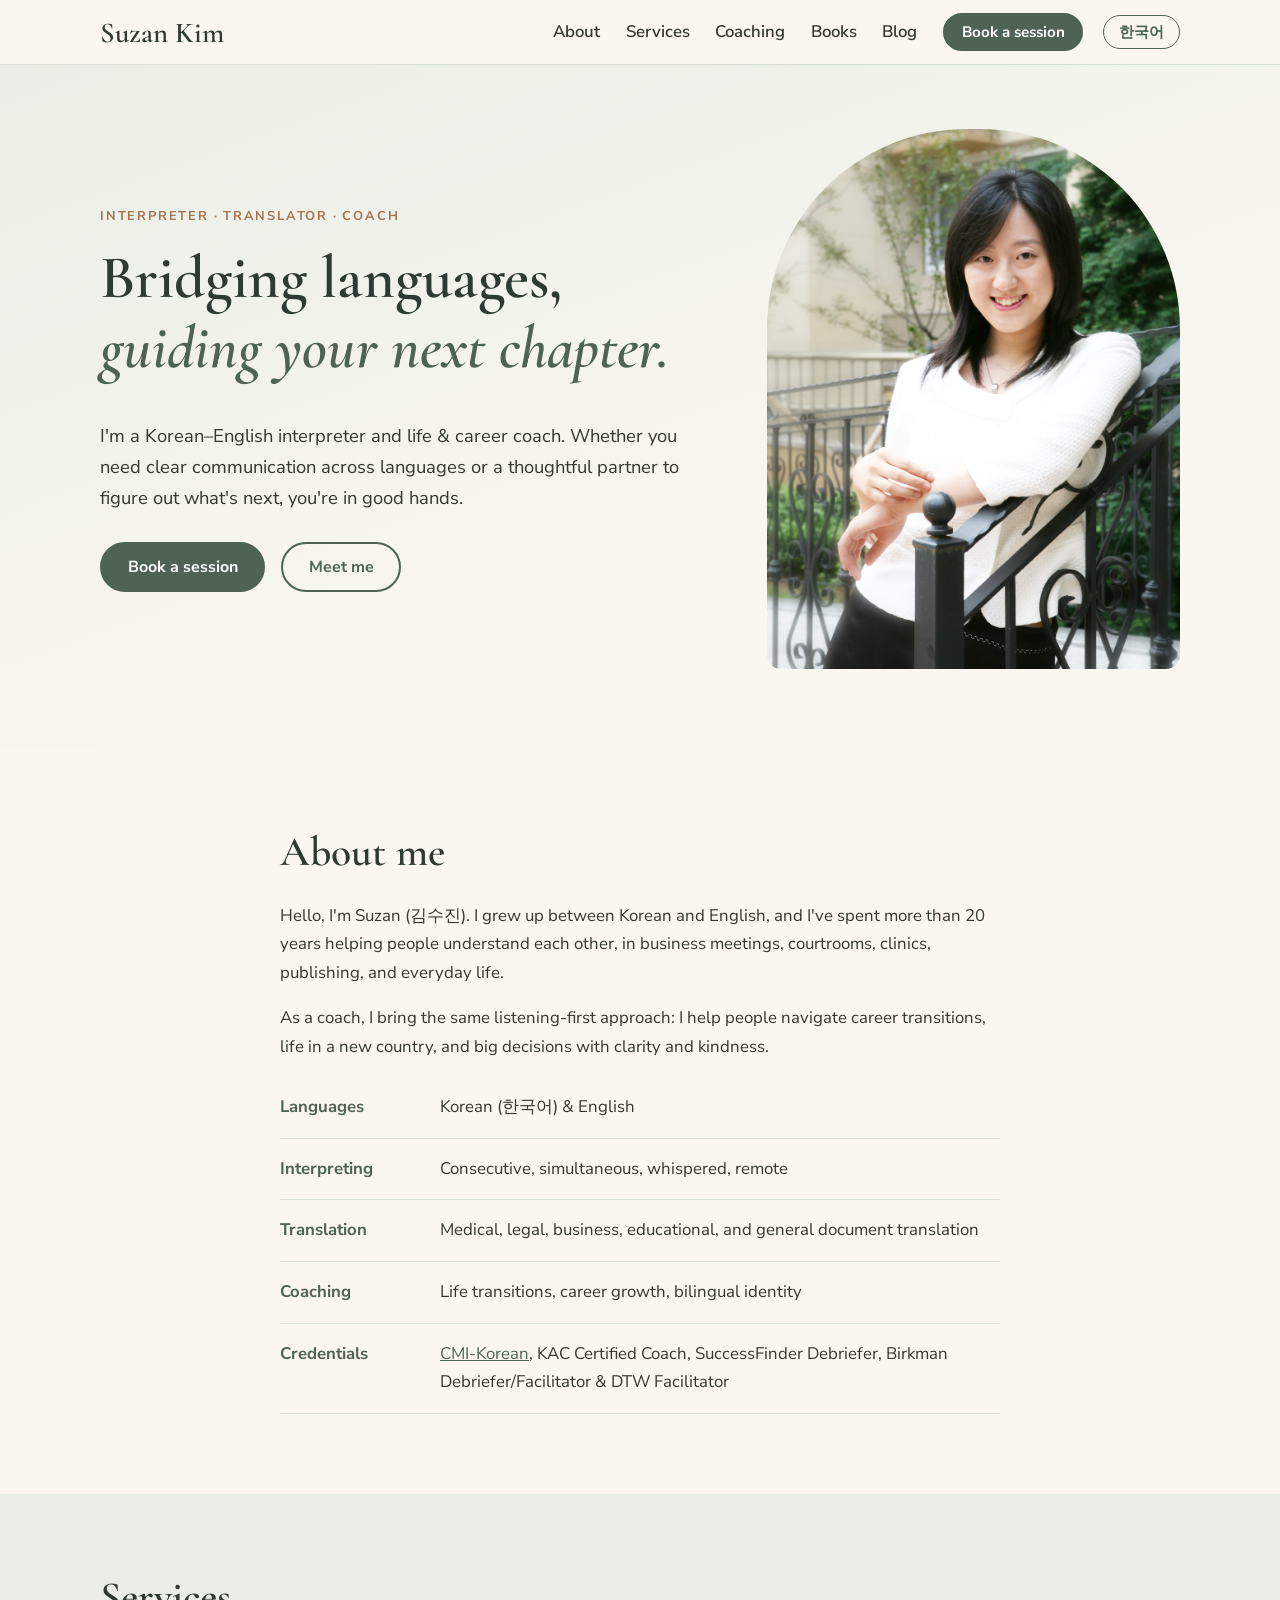
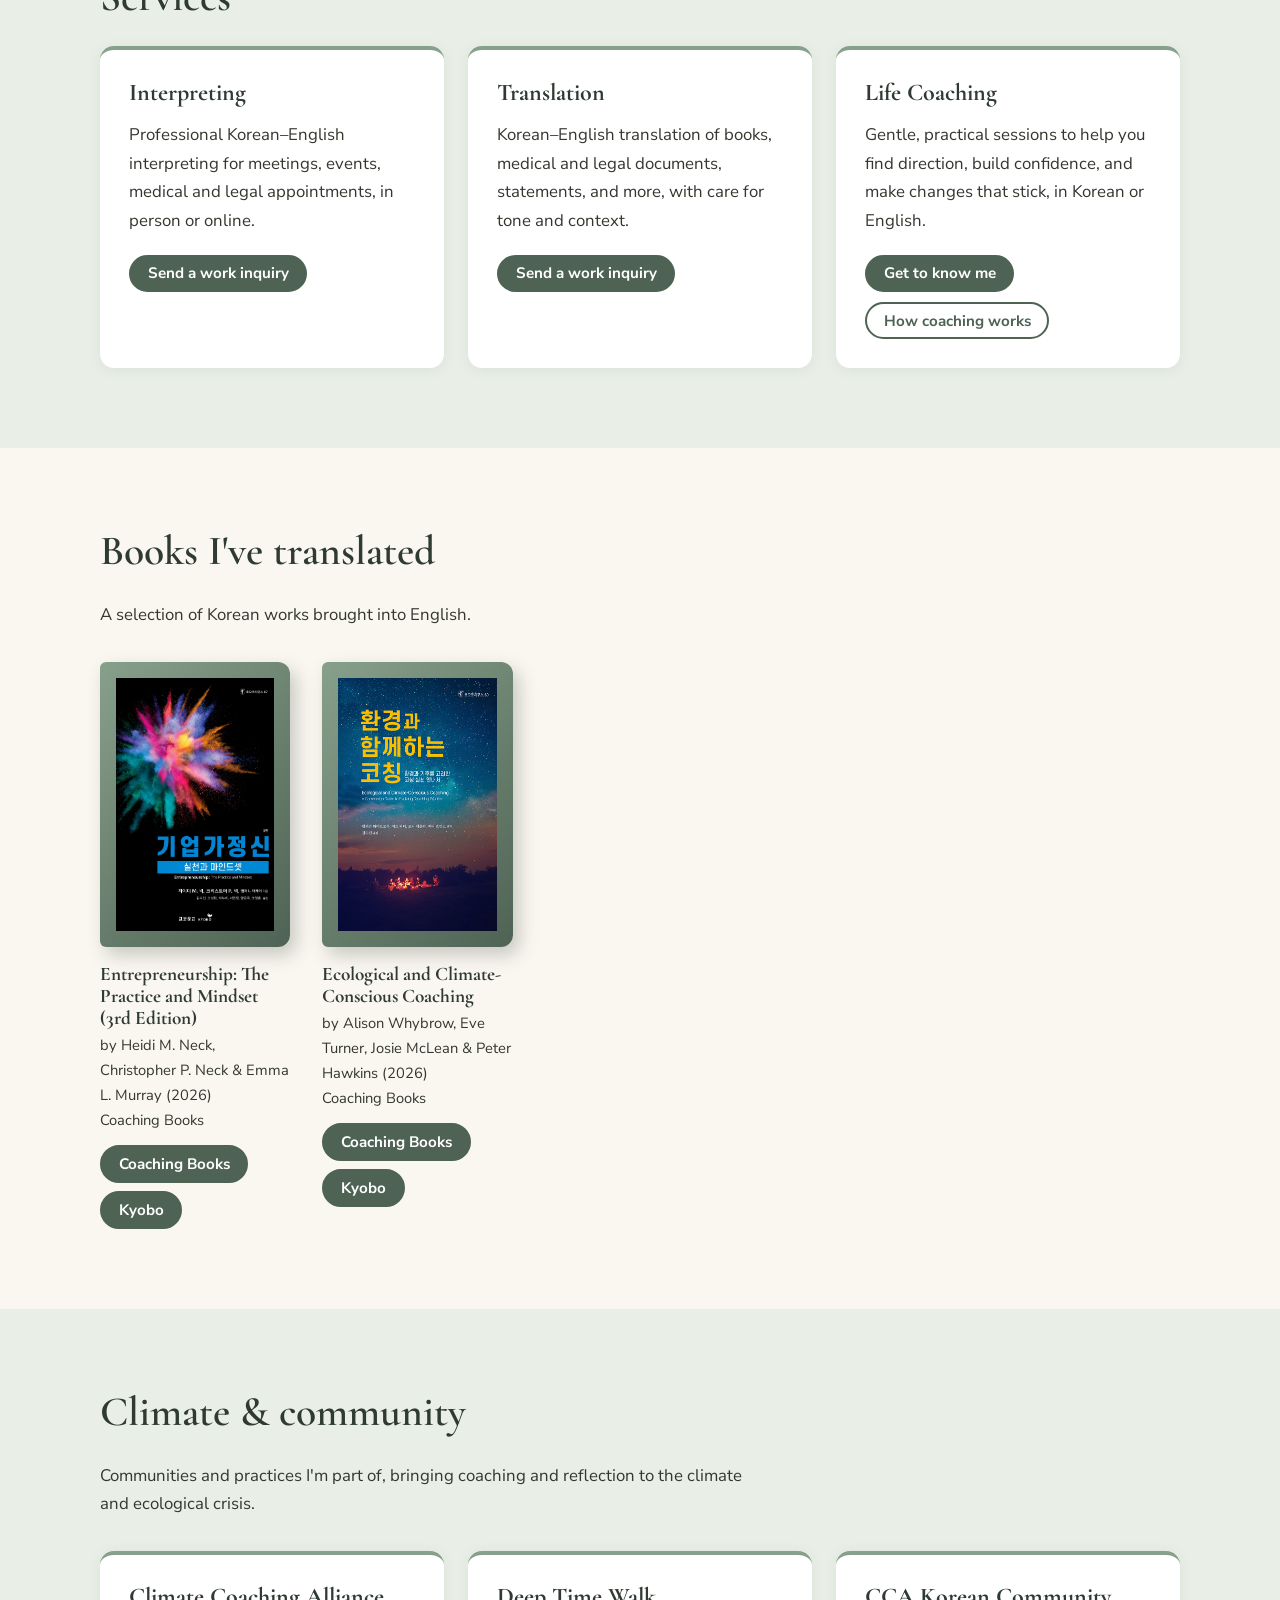
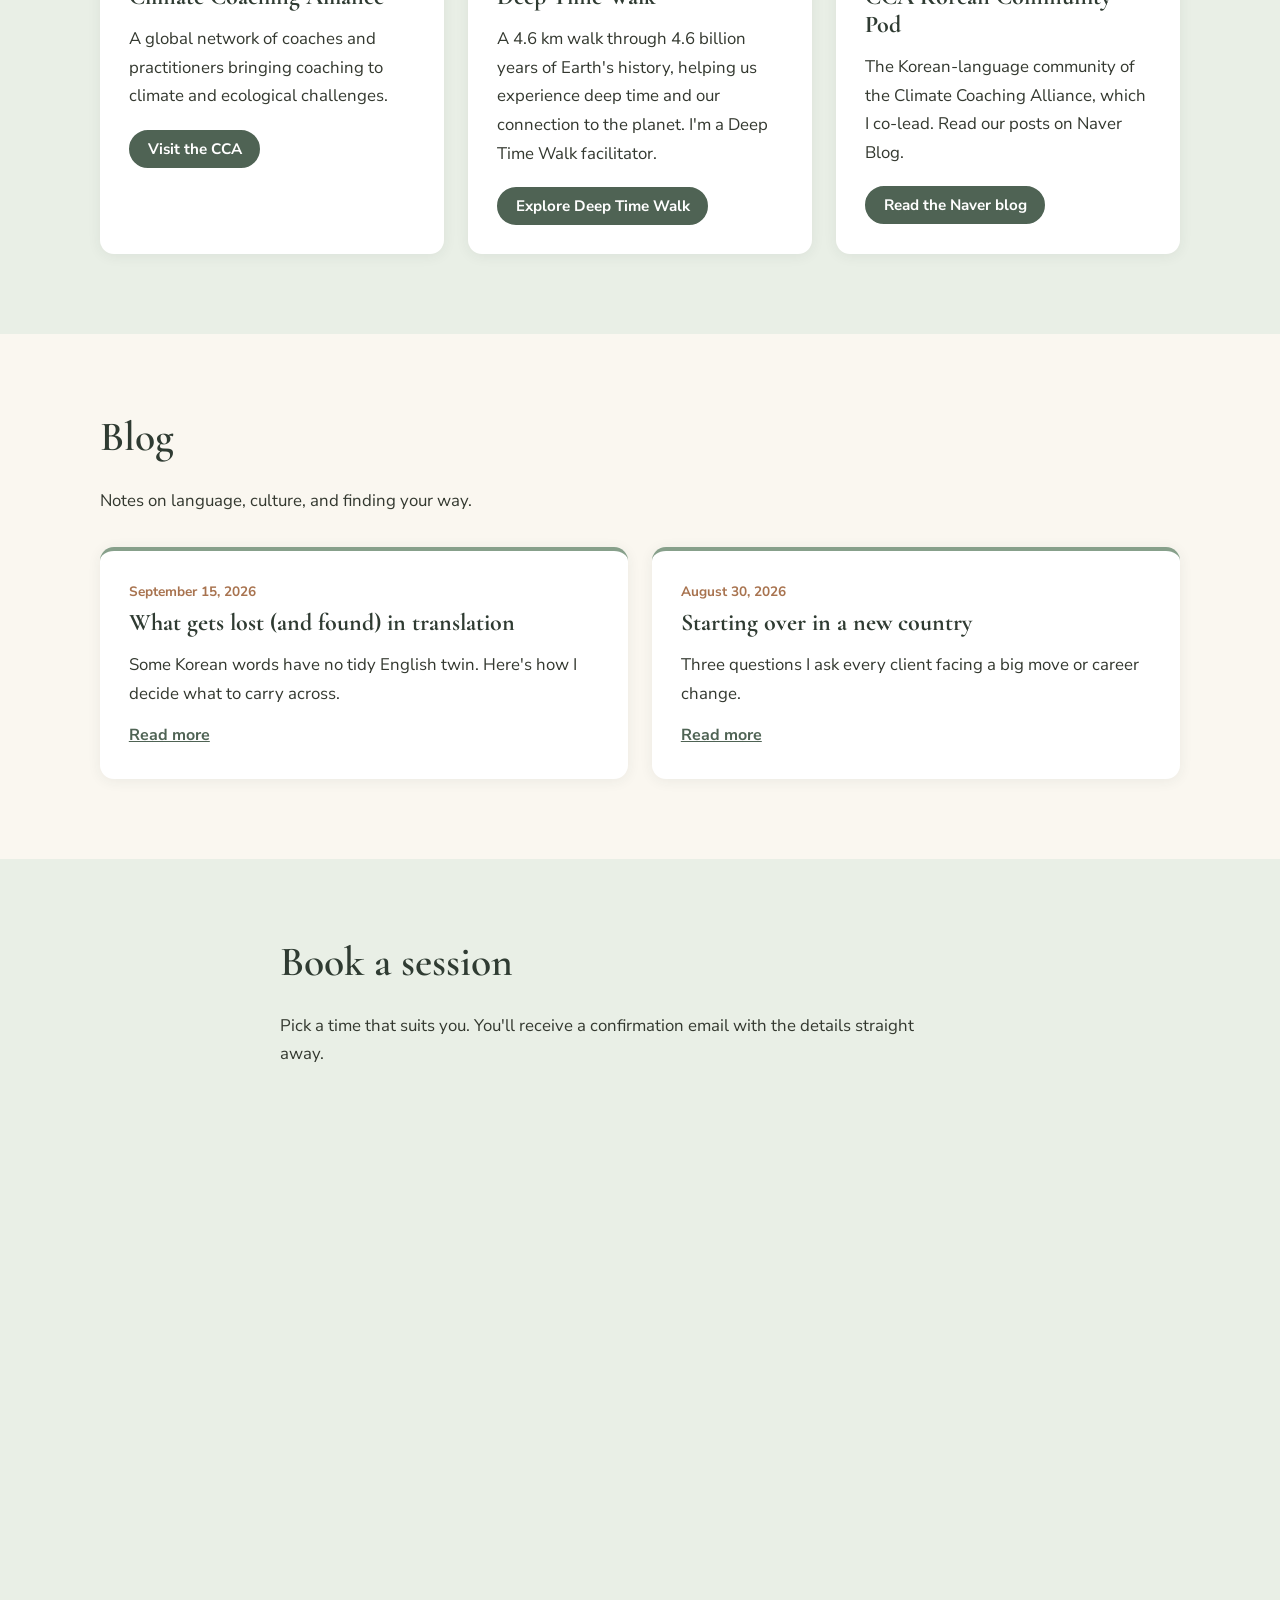
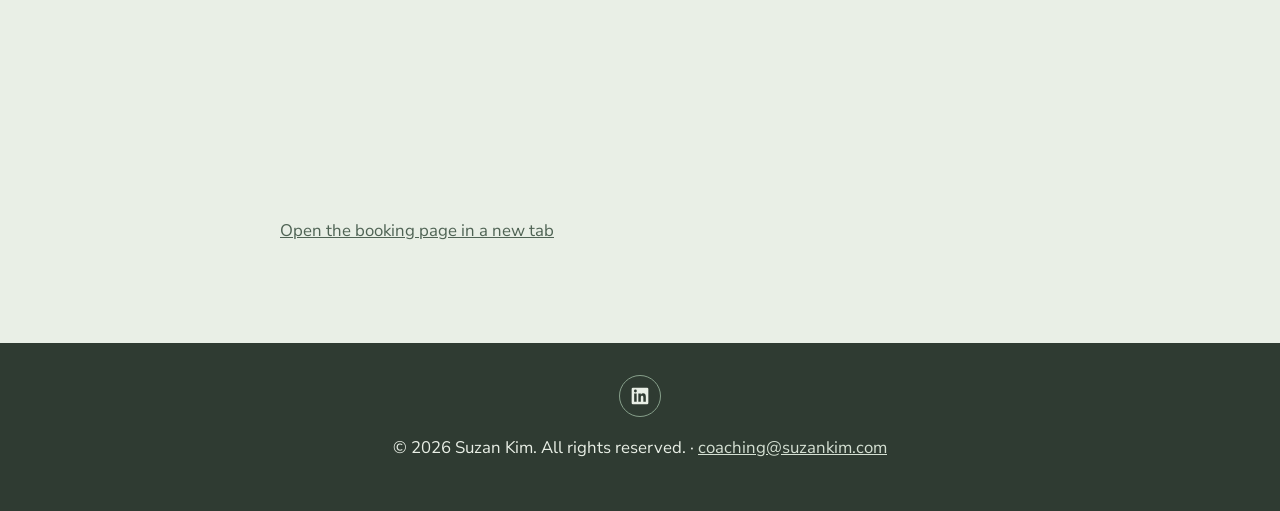
<file: index.html>
<!DOCTYPE html>
<html lang="en">
<head>
  <meta charset="UTF-8">
  <meta name="viewport" content="width=device-width, initial-scale=1">
  <title>Suzan Kim | Korean–English Interpreter &amp; Life/Career Coach</title>
  <meta name="description" content="Korean–English interpreter and life/career coach. Book a session, read about my translated books, and follow my blog.">
  <link rel="preconnect" href="https://fonts.googleapis.com">
  <link rel="preconnect" href="https://fonts.gstatic.com" crossorigin>
  <link href="https://fonts.googleapis.com/css2?family=Cormorant+Garamond:ital,wght@0,500;0,600;1,500&family=Nunito+Sans:wght@400;600;700&family=Noto+Sans+KR:wght@400;600;700&family=Noto+Serif+KR:wght@500;600&display=swap" rel="stylesheet">
  <link rel="stylesheet" href="css/styles.css">
</head>
<body>
  <a class="skip" href="#main">Skip to content</a>

  <header class="site-header">
    <div class="container nav">
      <a href="#top" class="logo">Suzan Kim</a>
      <button class="nav-toggle" aria-label="Toggle menu" aria-expanded="false" aria-controls="nav-links">
        <span></span><span></span><span></span>
      </button>
      <nav id="nav-links" class="nav-links">
        <a href="#about">About</a>
        <a href="#services">Services</a>
        <a href="coaching.html">Coaching</a>
        <a href="#books">Books</a>
        <a href="#blog">Blog</a>
        <a href="#book" class="btn btn-small">Book a session</a>
      </nav>
    </div>
  </header>

  <main id="main">
    <section class="hero" id="top">
      <div class="container hero-grid">
        <div class="hero-text">
          <p class="eyebrow">Interpreter &middot; Translator &middot; Coach</p>
          <h1>Bridging languages,<br><em>guiding your next chapter.</em></h1>
          <p class="lead">I'm a Korean–English interpreter and life &amp; career coach. Whether you need clear communication across languages or a thoughtful partner to figure out what's next, you're in good hands.</p>
          <div class="hero-actions">
            <a href="#book" class="btn">Book a session</a>
            <a href="#about" class="btn btn-ghost">Meet me</a>
          </div>
        </div>
        <div class="hero-photo">
          <!-- Replace images/profile.jpg with your own photo -->
          <img src="images/profile.jpg" alt="Portrait of Suzan Kim" width="440" height="540"
               onerror="this.replaceWith(Object.assign(document.createElement('div'),{className:'photo-placeholder',textContent:'Add your photo'}))">
        </div>
      </div>
    </section>

    <section class="section" id="about">
      <div class="container narrow">
        <h2>About me</h2>
        <p>Hello, I'm Suzan (김수진). I grew up between Korean and English, and I've spent more than 20 years helping people understand each other, in business meetings, courtrooms, clinics, publishing, and everyday life.</p>
        <p>As a coach, I bring the same listening-first approach: I help people navigate career transitions, life in a new country, and big decisions with clarity and kindness.</p>
        <ul class="facts">
          <li><strong>Languages</strong><span>Korean (한국어) &amp; English</span></li>
          <li><strong>Interpreting</strong><span>Consecutive, simultaneous, whispered, remote</span></li>
          <li><strong>Translation</strong><span>Medical, legal, business, educational, and general document translation</span></li>
          <li><strong>Coaching</strong><span>Life transitions, career growth, bilingual identity</span></li>
          <li><strong>Credentials</strong><span><a href="https://www.certifiedmedicalinterpreters.org/" target="_blank" rel="noopener noreferrer">CMI-Korean</a>, KAC Certified Coach, SuccessFinder Debriefer, Birkman Debriefer/Facilitator &amp; DTW Facilitator</span></li>
        </ul>
      </div>
    </section>

    <section class="section alt" id="services">
      <div class="container">
        <h2>Services</h2>
        <div class="cards">
          <article class="card">
            <h3>Interpreting</h3>
            <p>Professional Korean–English interpreting for meetings, events, medical and legal appointments, in person or online.</p>
            <div class="card-actions"><a href="interpreting-inquiry.html" class="btn btn-small">Send a work inquiry</a></div>
          </article>
          <article class="card">
            <h3>Translation</h3>
            <p>Korean–English translation of books, medical and legal documents, statements, and more, with care for tone and context.</p>
            <div class="card-actions"><a href="translation-inquiry.html" class="btn btn-small">Send a work inquiry</a></div>
          </article>
          <article class="card">
            <h3>Life Coaching</h3>
            <p>Gentle, practical sessions to help you find direction, build confidence, and make changes that stick, in Korean or English.</p>
            <div class="card-actions">
              <a href="coaching.html#coaching-inquiry" class="btn btn-small">Get to know me</a>
              <a href="coaching.html" class="btn btn-small btn-ghost">How coaching works</a>
            </div>
          </article>
        </div>
      </div>
    </section>

    <section class="section" id="books">
      <div class="container">
        <h2>Books I've translated</h2>
        <p class="section-intro">A selection of Korean works brought into English.</p>
        <div class="books" id="books-list"></div>
      </div>
    </section>

    <section class="section alt" id="climate">
      <div class="container">
        <h2>Climate &amp; community</h2>
        <p class="section-intro">Communities and practices I'm part of, bringing coaching and reflection to the climate and ecological crisis.</p>
        <div class="cards">
          <article class="card">
            <h3>Climate Coaching Alliance</h3>
            <p>A global network of coaches and practitioners bringing coaching to climate and ecological challenges.</p>
            <div class="card-actions"><a href="https://www.climatecoachingalliance.org/" class="btn btn-small" target="_blank" rel="noopener noreferrer">Visit the CCA</a></div>
          </article>
          <article class="card">
            <h3>Deep Time Walk</h3>
            <p>A 4.6 km walk through 4.6 billion years of Earth's history, helping us experience deep time and our connection to the planet. I'm a Deep Time Walk facilitator.</p>
            <div class="card-actions"><a href="https://www.deeptimewalk.org/" class="btn btn-small" target="_blank" rel="noopener noreferrer">Explore Deep Time Walk</a></div>
          </article>
          <article class="card">
            <h3>CCA Korean Community Pod</h3>
            <p>The Korean-language community of the Climate Coaching Alliance, which I co-lead. Read our posts on Naver Blog.</p>
            <div class="card-actions"><a href="https://blog.naver.com/ccakoreanpod" class="btn btn-small" target="_blank" rel="noopener noreferrer">Read the Naver blog</a></div>
          </article>
        </div>
      </div>
    </section>

    <section class="section" id="blog">
      <div class="container">
        <h2>Blog</h2>
        <p class="section-intro">Notes on language, culture, and finding your way.</p>
        <div class="cards" id="blog-list"></div>
      </div>
    </section>

    <section class="section alt" id="book">
      <div class="container narrow">
        <h2>Book a session</h2>
        <p class="section-intro">Pick a time that suits you. You'll receive a confirmation email with the details straight away.</p>

        <div class="calendly-inline-widget" data-url="https://calendly.com/sulanguageservices/30min?hide_gdpr_banner=1&primary_color=4f6354" style="min-width:320px;height:700px;"></div>
        <p class="calendly-fallback"><a href="https://calendly.com/sulanguageservices/30min" target="_blank" rel="noopener noreferrer">Open the booking page in a new tab</a></p>
      </div>
    </section>
  </main>

  <footer class="site-footer">
    <div class="container">
      <div class="social">
        <a class="social-icon" href="https://www.linkedin.com/in/soojinsuzankim" target="_blank" rel="noopener noreferrer" aria-label="Suzan Kim on LinkedIn" title="LinkedIn">
          <svg viewBox="0 0 24 24" width="20" height="20" fill="currentColor" aria-hidden="true"><path d="M20.45 2H3.55A1.55 1.55 0 0 0 2 3.55v16.9A1.55 1.55 0 0 0 3.55 22h16.9A1.55 1.55 0 0 0 22 20.45V3.55A1.55 1.55 0 0 0 20.45 2ZM8 19H5V9h3ZM6.5 7.7A1.7 1.7 0 1 1 6.5 4.3a1.7 1.7 0 0 1 0 3.4ZM19 19h-3v-5.2c0-1.3-.5-2-1.5-2s-1.5.7-1.5 2V19h-3V9h3v1.4a3.2 3.2 0 0 1 2.8-1.6c2.1 0 3.2 1.4 3.2 4.1Z"/></svg>
        </a>
      </div>
      <p>&copy; <span id="year"></span> Suzan Kim. All rights reserved. &middot; <a href="mailto:coaching@suzankim.com">coaching@suzankim.com</a></p>
    </div>
  </footer>

  <dialog id="post-dialog">
    <article>
      <button class="close" aria-label="Close">&times;</button>
      <h3 id="post-title"></h3>
      <p class="meta" id="post-meta"></p>
      <div id="post-body"></div>
    </article>
  </dialog>

  <script src="js/ko.js"></script>
  <script src="js/language.js"></script>
  <script src="js/content.js"></script>
  <script src="js/main.js"></script>
  <script src="https://assets.calendly.com/assets/external/widget.js" async></script>
</body>
</html>
</file>
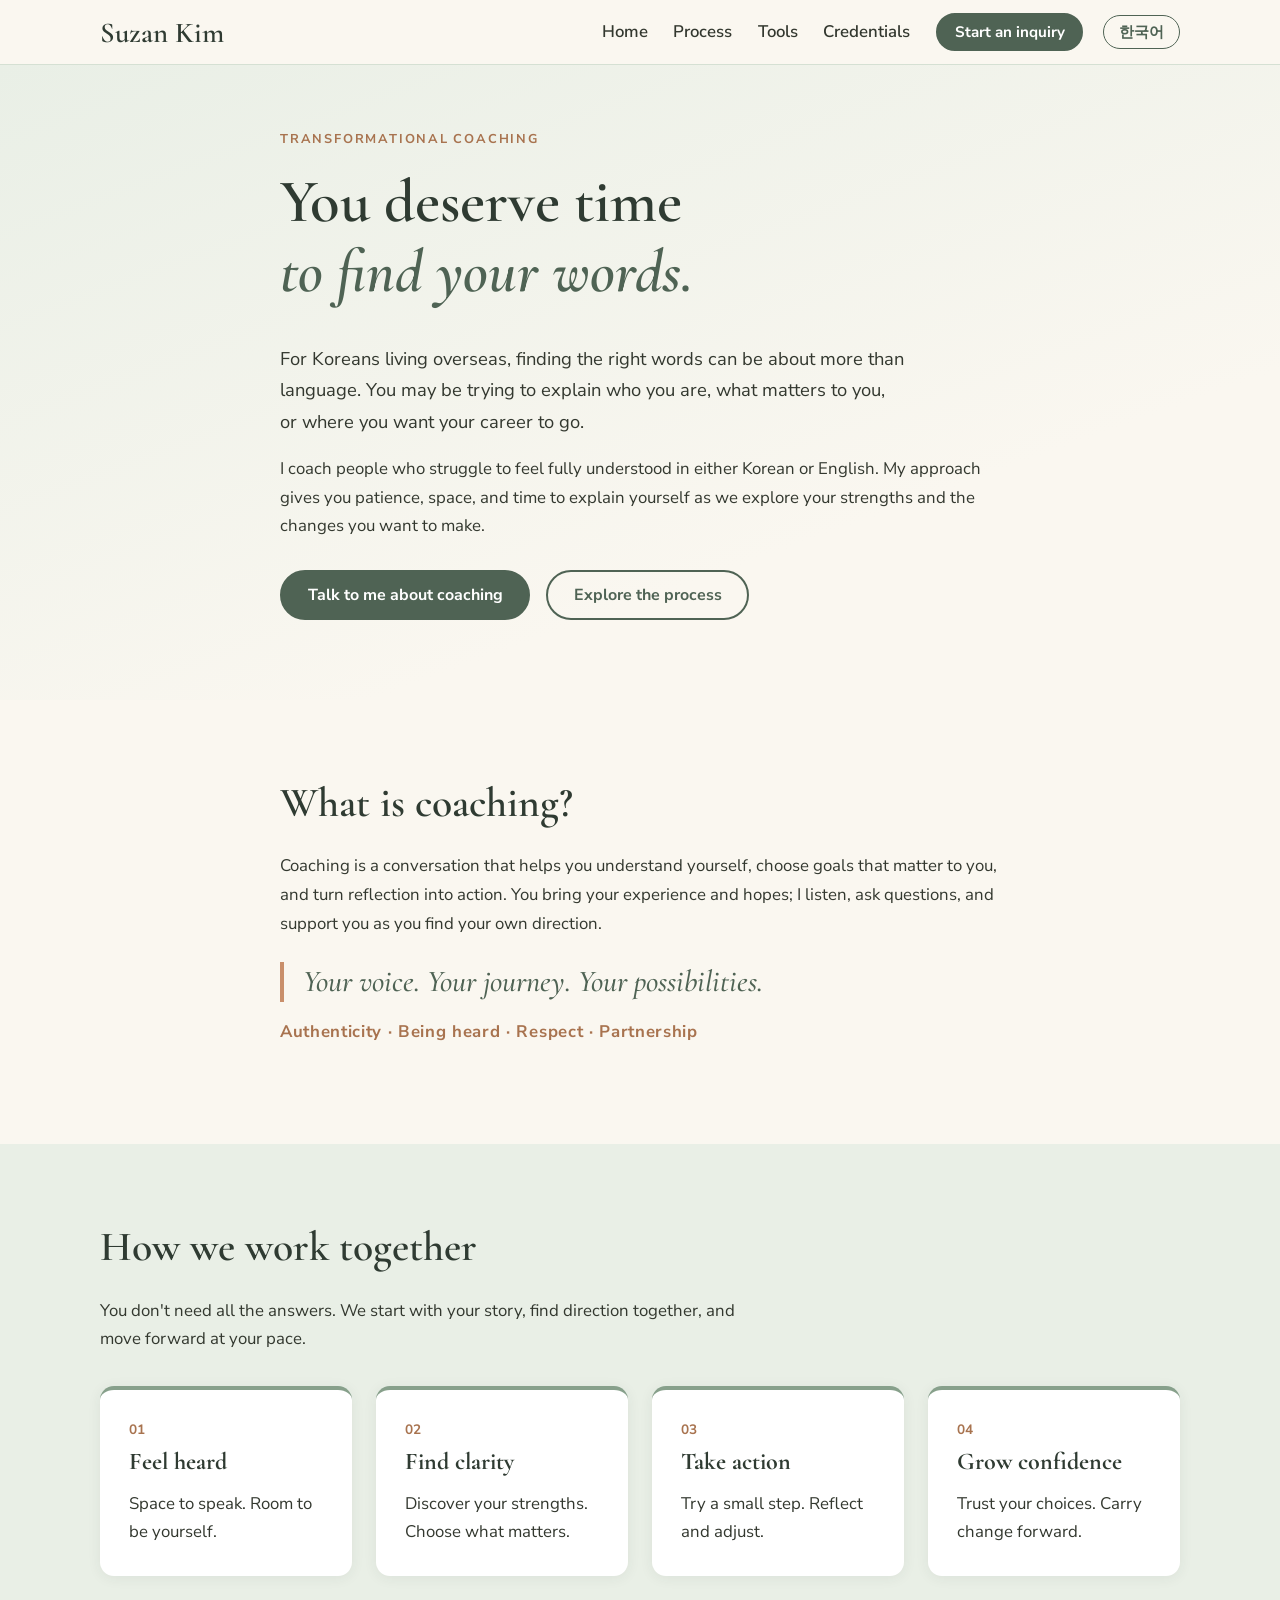
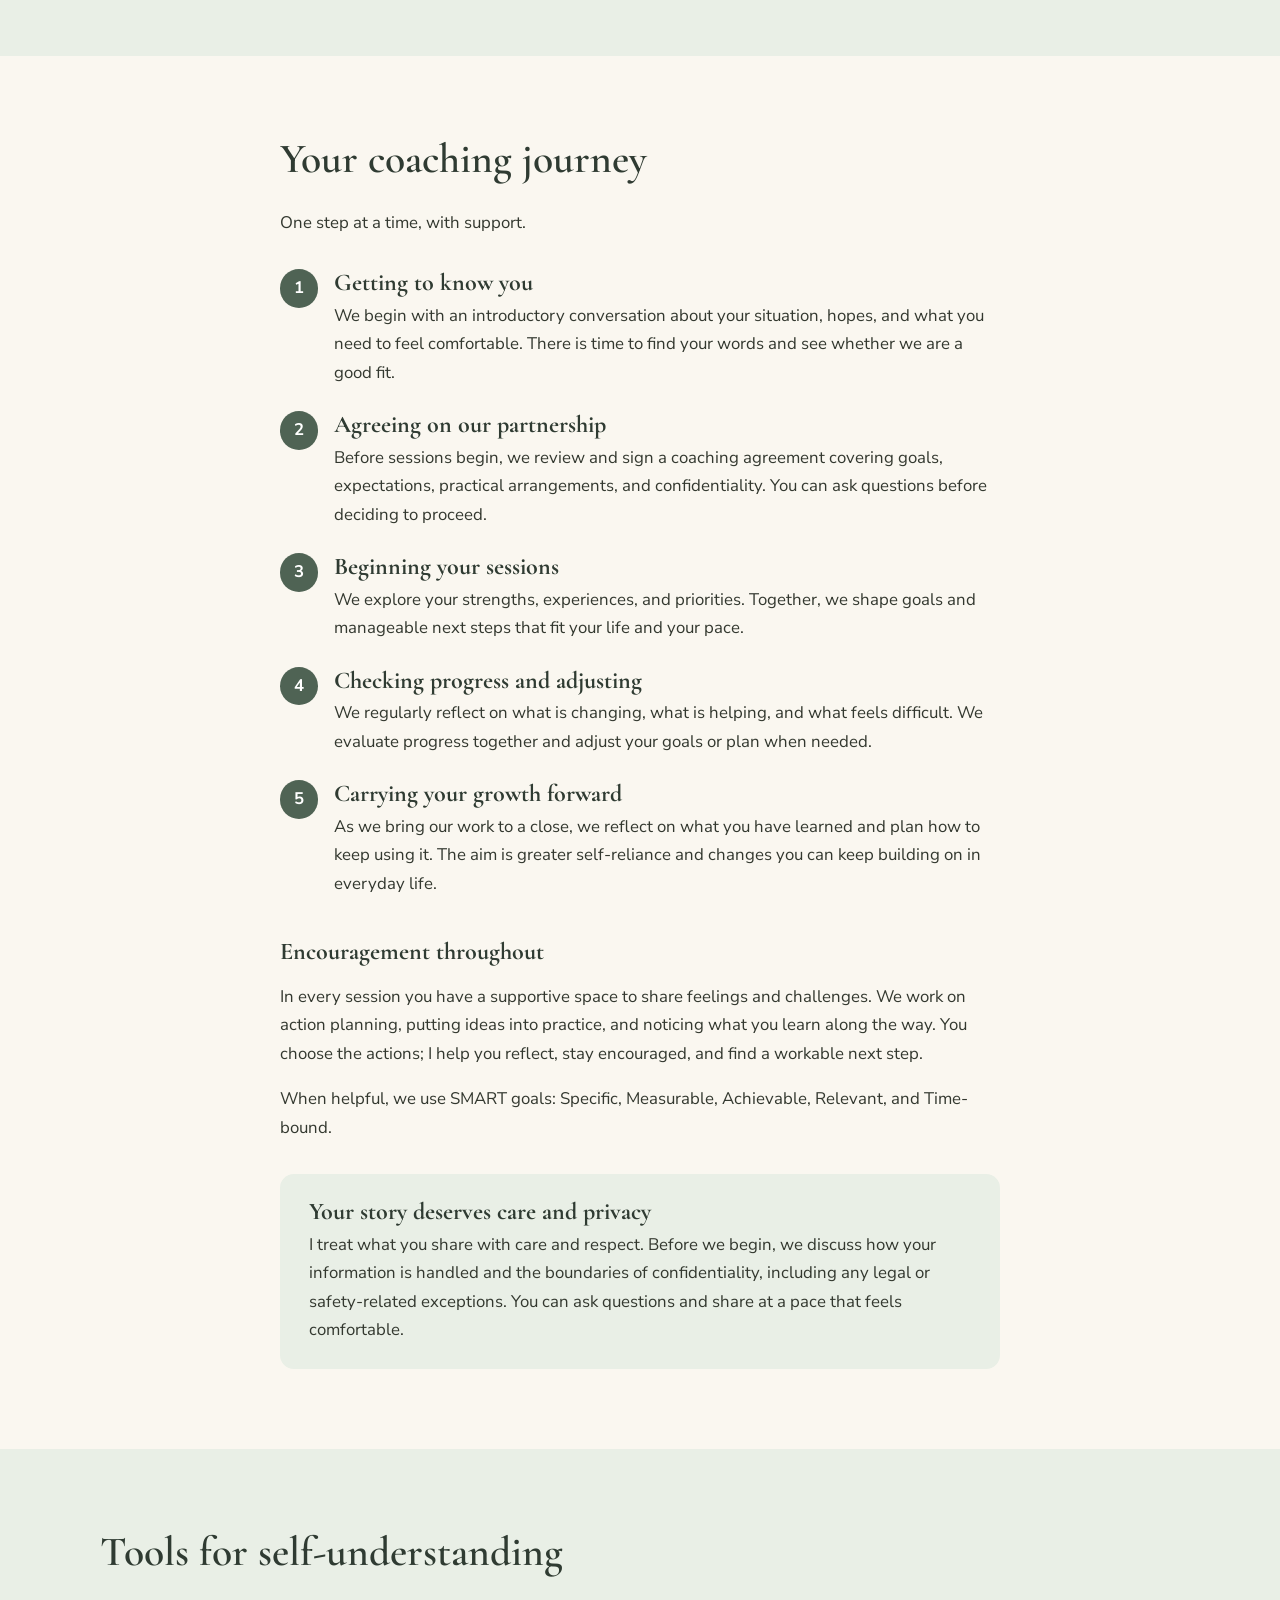
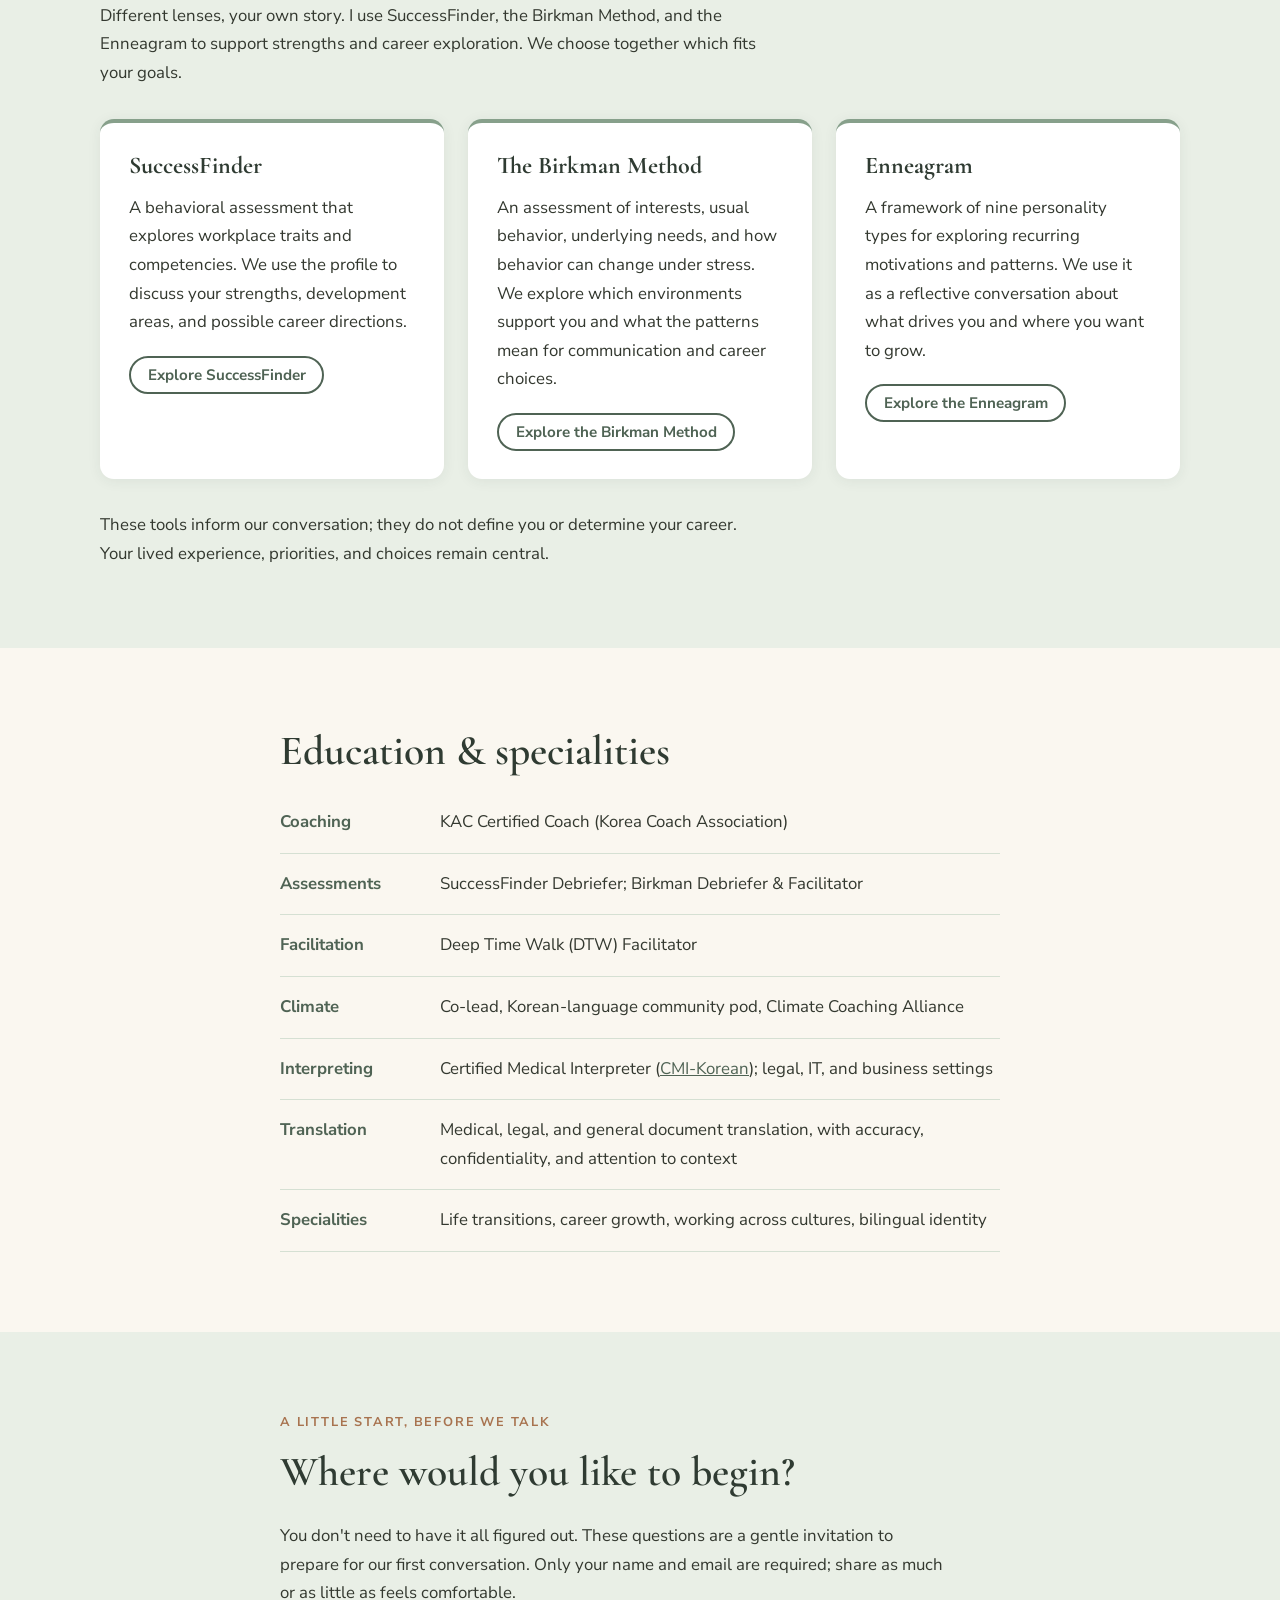
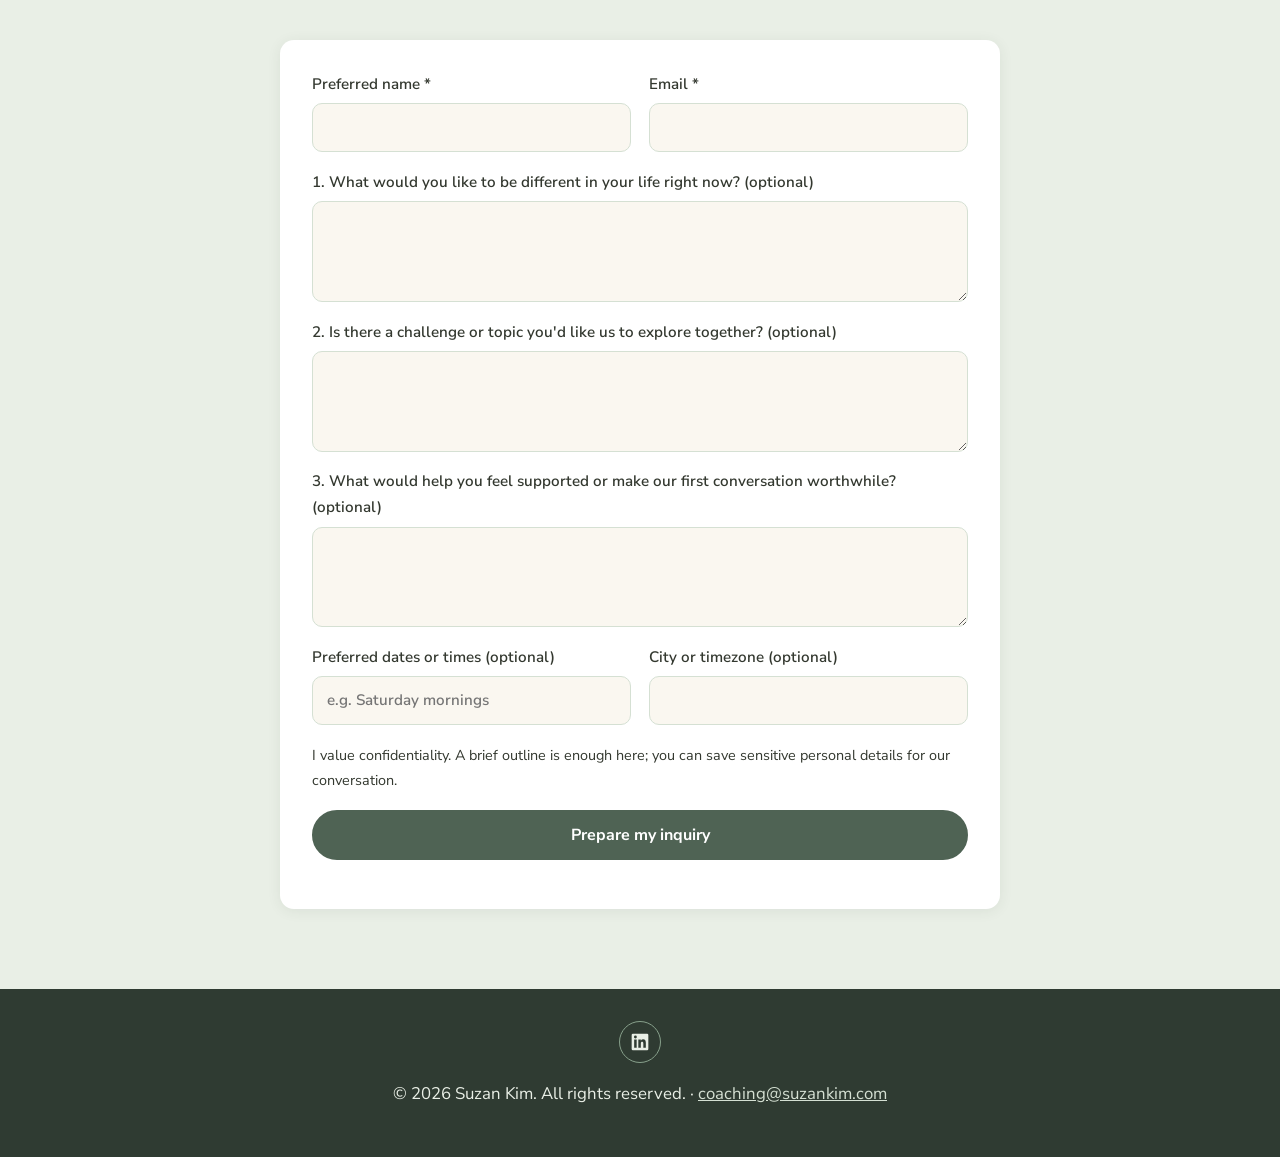
<file: coaching.html>
<!DOCTYPE html>
<html lang="en">
<head>
  <meta charset="UTF-8">
  <meta name="viewport" content="width=device-width, initial-scale=1">
  <title>Coaching | Suzan Kim</title>
  <meta name="description" content="Bilingual Korean–English life and career coaching. Learn what coaching is, how sessions work, and start with a gentle introductory inquiry.">
  <link rel="preconnect" href="https://fonts.googleapis.com">
  <link rel="preconnect" href="https://fonts.gstatic.com" crossorigin>
  <link href="https://fonts.googleapis.com/css2?family=Cormorant+Garamond:ital,wght@0,500;0,600;1,500&family=Nunito+Sans:wght@400;600;700&family=Noto+Sans+KR:wght@400;600;700&family=Noto+Serif+KR:wght@500;600&display=swap" rel="stylesheet">
  <link rel="stylesheet" href="css/styles.css">
</head>
<body>
  <a class="skip" href="#main">Skip to content</a>

  <header class="site-header">
    <div class="container nav">
      <a href="index.html" class="logo">Suzan Kim</a>
      <button class="nav-toggle" aria-label="Toggle menu" aria-expanded="false" aria-controls="nav-links">
        <span></span><span></span><span></span>
      </button>
      <nav id="nav-links" class="nav-links">
        <a href="index.html">Home</a>
        <a href="#process">Process</a>
        <a href="#tools">Tools</a>
        <a href="#credentials">Credentials</a>
        <a href="#coaching-inquiry" class="btn btn-small">Start an inquiry</a>
      </nav>
    </div>
  </header>

  <main id="main">
    <section class="hero" id="top">
      <div class="container narrow">
        <p class="eyebrow">Transformational coaching</p>
        <h1>You deserve time<br><em>to find your words.</em></h1>
        <p class="lead">For Koreans living overseas, finding the right words can be about more than language. You may be trying to explain who you are, what matters to you, or where you want your career to go.</p>
        <p>I coach people who struggle to feel fully understood in either Korean or English. My approach gives you patience, space, and time to explain yourself as we explore your strengths and the changes you want to make.</p>
        <div class="hero-actions">
          <a href="#coaching-inquiry" class="btn">Talk to me about coaching</a>
          <a href="#process" class="btn btn-ghost">Explore the process</a>
        </div>
      </div>
    </section>

    <section class="section" id="what-is-coaching">
      <div class="container narrow">
        <h2>What is coaching?</h2>
        <p>Coaching is a conversation that helps you understand yourself, choose goals that matter to you, and turn reflection into action. You bring your experience and hopes; I listen, ask questions, and support you as you find your own direction.</p>
        <blockquote class="pull">Your voice. Your journey. Your possibilities.</blockquote>
        <p class="values">Authenticity &middot; Being heard &middot; Respect &middot; Partnership</p>
      </div>
    </section>

    <section class="section alt" id="approach">
      <div class="container">
        <h2>How we work together</h2>
        <p class="section-intro">You don't need all the answers. We start with your story, find direction together, and move forward at your pace.</p>
        <div class="cards four">
          <article class="card"><p class="meta">01</p><h3>Feel heard</h3><p>Space to speak. Room to be yourself.</p></article>
          <article class="card"><p class="meta">02</p><h3>Find clarity</h3><p>Discover your strengths. Choose what matters.</p></article>
          <article class="card"><p class="meta">03</p><h3>Take action</h3><p>Try a small step. Reflect and adjust.</p></article>
          <article class="card"><p class="meta">04</p><h3>Grow confidence</h3><p>Trust your choices. Carry change forward.</p></article>
        </div>
      </div>
    </section>

    <section class="section" id="process">
      <div class="container narrow">
        <h2>Your coaching journey</h2>
        <p class="section-intro">One step at a time, with support.</p>
        <ol class="steps">
          <li><h3>Getting to know you</h3><p>We begin with an introductory conversation about your situation, hopes, and what you need to feel comfortable. There is time to find your words and see whether we are a good fit.</p></li>
          <li><h3>Agreeing on our partnership</h3><p>Before sessions begin, we review and sign a coaching agreement covering goals, expectations, practical arrangements, and confidentiality. You can ask questions before deciding to proceed.</p></li>
          <li><h3>Beginning your sessions</h3><p>We explore your strengths, experiences, and priorities. Together, we shape goals and manageable next steps that fit your life and your pace.</p></li>
          <li><h3>Checking progress and adjusting</h3><p>We regularly reflect on what is changing, what is helping, and what feels difficult. We evaluate progress together and adjust your goals or plan when needed.</p></li>
          <li><h3>Carrying your growth forward</h3><p>As we bring our work to a close, we reflect on what you have learned and plan how to keep using it. The aim is greater self-reliance and changes you can keep building on in everyday life.</p></li>
        </ol>

        <h3>Encouragement throughout</h3>
        <p>In every session you have a supportive space to share feelings and challenges. We work on action planning, putting ideas into practice, and noticing what you learn along the way. You choose the actions; I help you reflect, stay encouraged, and find a workable next step.</p>
        <p>When helpful, we use SMART goals: Specific, Measurable, Achievable, Relevant, and Time-bound.</p>

        <div class="note">
          <h3>Your story deserves care and privacy</h3>
          <p>I treat what you share with care and respect. Before we begin, we discuss how your information is handled and the boundaries of confidentiality, including any legal or safety-related exceptions. You can ask questions and share at a pace that feels comfortable.</p>
        </div>
      </div>
    </section>

    <section class="section alt" id="tools">
      <div class="container">
        <h2>Tools for self-understanding</h2>
        <p class="section-intro">Different lenses, your own story. I use SuccessFinder, the Birkman Method, and the Enneagram to support strengths and career exploration. We choose together which fits your goals.</p>
        <div class="cards">
          <article class="card">
            <h3>SuccessFinder</h3>
            <p>A behavioral assessment that explores workplace traits and competencies. We use the profile to discuss your strengths, development areas, and possible career directions.</p>
            <div class="card-actions"><a href="https://www.successfinder.com" class="btn btn-small btn-ghost" target="_blank" rel="noopener noreferrer">Explore SuccessFinder</a></div>
          </article>
          <article class="card">
            <h3>The Birkman Method</h3>
            <p>An assessment of interests, usual behavior, underlying needs, and how behavior can change under stress. We explore which environments support you and what the patterns mean for communication and career choices.</p>
            <div class="card-actions"><a href="https://birkman.com" class="btn btn-small btn-ghost" target="_blank" rel="noopener noreferrer">Explore the Birkman Method</a></div>
          </article>
          <article class="card">
            <h3>Enneagram</h3>
            <p>A framework of nine personality types for exploring recurring motivations and patterns. We use it as a reflective conversation about what drives you and where you want to grow.</p>
            <div class="card-actions"><a href="https://www.enneagraminstitute.com" class="btn btn-small btn-ghost" target="_blank" rel="noopener noreferrer">Explore the Enneagram</a></div>
          </article>
        </div>
        <p class="section-intro tool-note">These tools inform our conversation; they do not define you or determine your career. Your lived experience, priorities, and choices remain central.</p>
      </div>
    </section>

    <section class="section" id="credentials">
      <div class="container narrow">
        <h2>Education &amp; specialities</h2>
        <ul class="facts">
          <li><strong>Coaching</strong><span>KAC Certified Coach (Korea Coach Association)</span></li>
          <li><strong>Assessments</strong><span>SuccessFinder Debriefer; Birkman Debriefer &amp; Facilitator</span></li>
          <li><strong>Facilitation</strong><span>Deep Time Walk (DTW) Facilitator</span></li>
          <li><strong>Climate</strong><span>Co-lead, Korean-language community pod, Climate Coaching Alliance</span></li>
          <li><strong>Interpreting</strong><span>Certified Medical Interpreter (<a href="https://www.certifiedmedicalinterpreters.org/" target="_blank" rel="noopener noreferrer">CMI-Korean</a>); legal, IT, and business settings</span></li>
          <li><strong>Translation</strong><span>Medical, legal, and general document translation, with accuracy, confidentiality, and attention to context</span></li>
          <li><strong>Specialities</strong><span>Life transitions, career growth, working across cultures, bilingual identity</span></li>
        </ul>
      </div>
    </section>

    <section class="section alt" id="coaching-inquiry">
      <div class="container narrow">
        <p class="eyebrow">A little start, before we talk</p>
        <h2>Where would you like to begin?</h2>
        <p class="section-intro">You don't need to have it all figured out. These questions are a gentle invitation to prepare for our first conversation. Only your name and email are required; share as much or as little as feels comfortable.</p>

        <form id="inquiry-form" class="form" novalidate>
          <div class="row">
            <label>Preferred name *
              <input type="text" name="name" required autocomplete="name">
            </label>
            <label>Email *
              <input type="email" name="email" required autocomplete="email">
            </label>
          </div>
          <label>1. What would you like to be different in your life right now? (optional)
            <textarea name="q1" rows="3"></textarea>
          </label>
          <label>2. Is there a challenge or topic you'd like us to explore together? (optional)
            <textarea name="q2" rows="3"></textarea>
          </label>
          <label>3. What would help you feel supported or make our first conversation worthwhile? (optional)
            <textarea name="q3" rows="3"></textarea>
          </label>
          <div class="row">
            <label>Preferred dates or times (optional)
              <input type="text" name="times" placeholder="e.g. Saturday mornings">
            </label>
            <label>City or timezone (optional)
              <input type="text" name="zone">
            </label>
          </div>
          <p class="small">I value confidentiality. A brief outline is enough here; you can save sensitive personal details for our conversation.</p>
          <button type="submit" class="btn">Prepare my inquiry</button>
          <p id="form-status" role="status"></p>
        </form>

        <div id="draft" class="draft" hidden>
          <h3>Your email draft</h3>
          <pre id="draft-text"></pre>
          <div class="hero-actions">
            <a id="mailto-link" class="btn" href="#">Open in my email app</a>
            <button type="button" id="copy-draft" class="btn btn-ghost">Copy inquiry</button>
          </div>
          <p class="small">This prepares an email for you to send; nothing is sent automatically. I aim to reply within 48 hours. Preferred times are not confirmed bookings. If your email app doesn't open, copy the text into an email to <a href="mailto:coaching@suzankim.com">coaching@suzankim.com</a>.</p>
        </div>
      </div>
    </section>
  </main>

  <footer class="site-footer">
    <div class="container">
      <div class="social">
        <a class="social-icon" href="https://www.linkedin.com/in/soojinsuzankim" target="_blank" rel="noopener noreferrer" aria-label="Suzan Kim on LinkedIn" title="LinkedIn">
          <svg viewBox="0 0 24 24" width="20" height="20" fill="currentColor" aria-hidden="true"><path d="M20.45 2H3.55A1.55 1.55 0 0 0 2 3.55v16.9A1.55 1.55 0 0 0 3.55 22h16.9A1.55 1.55 0 0 0 22 20.45V3.55A1.55 1.55 0 0 0 20.45 2ZM8 19H5V9h3ZM6.5 7.7A1.7 1.7 0 1 1 6.5 4.3a1.7 1.7 0 0 1 0 3.4ZM19 19h-3v-5.2c0-1.3-.5-2-1.5-2s-1.5.7-1.5 2V19h-3V9h3v1.4a3.2 3.2 0 0 1 2.8-1.6c2.1 0 3.2 1.4 3.2 4.1Z"/></svg>
        </a>
      </div>
      <p>&copy; <span id="year"></span> Suzan Kim. All rights reserved. &middot; <a href="mailto:coaching@suzankim.com">coaching@suzankim.com</a></p>
    </div>
  </footer>

  <script src="js/ko.js"></script>
  <script src="js/language.js"></script>
  <script src="js/coaching.js"></script>
</body>
</html>
</file>
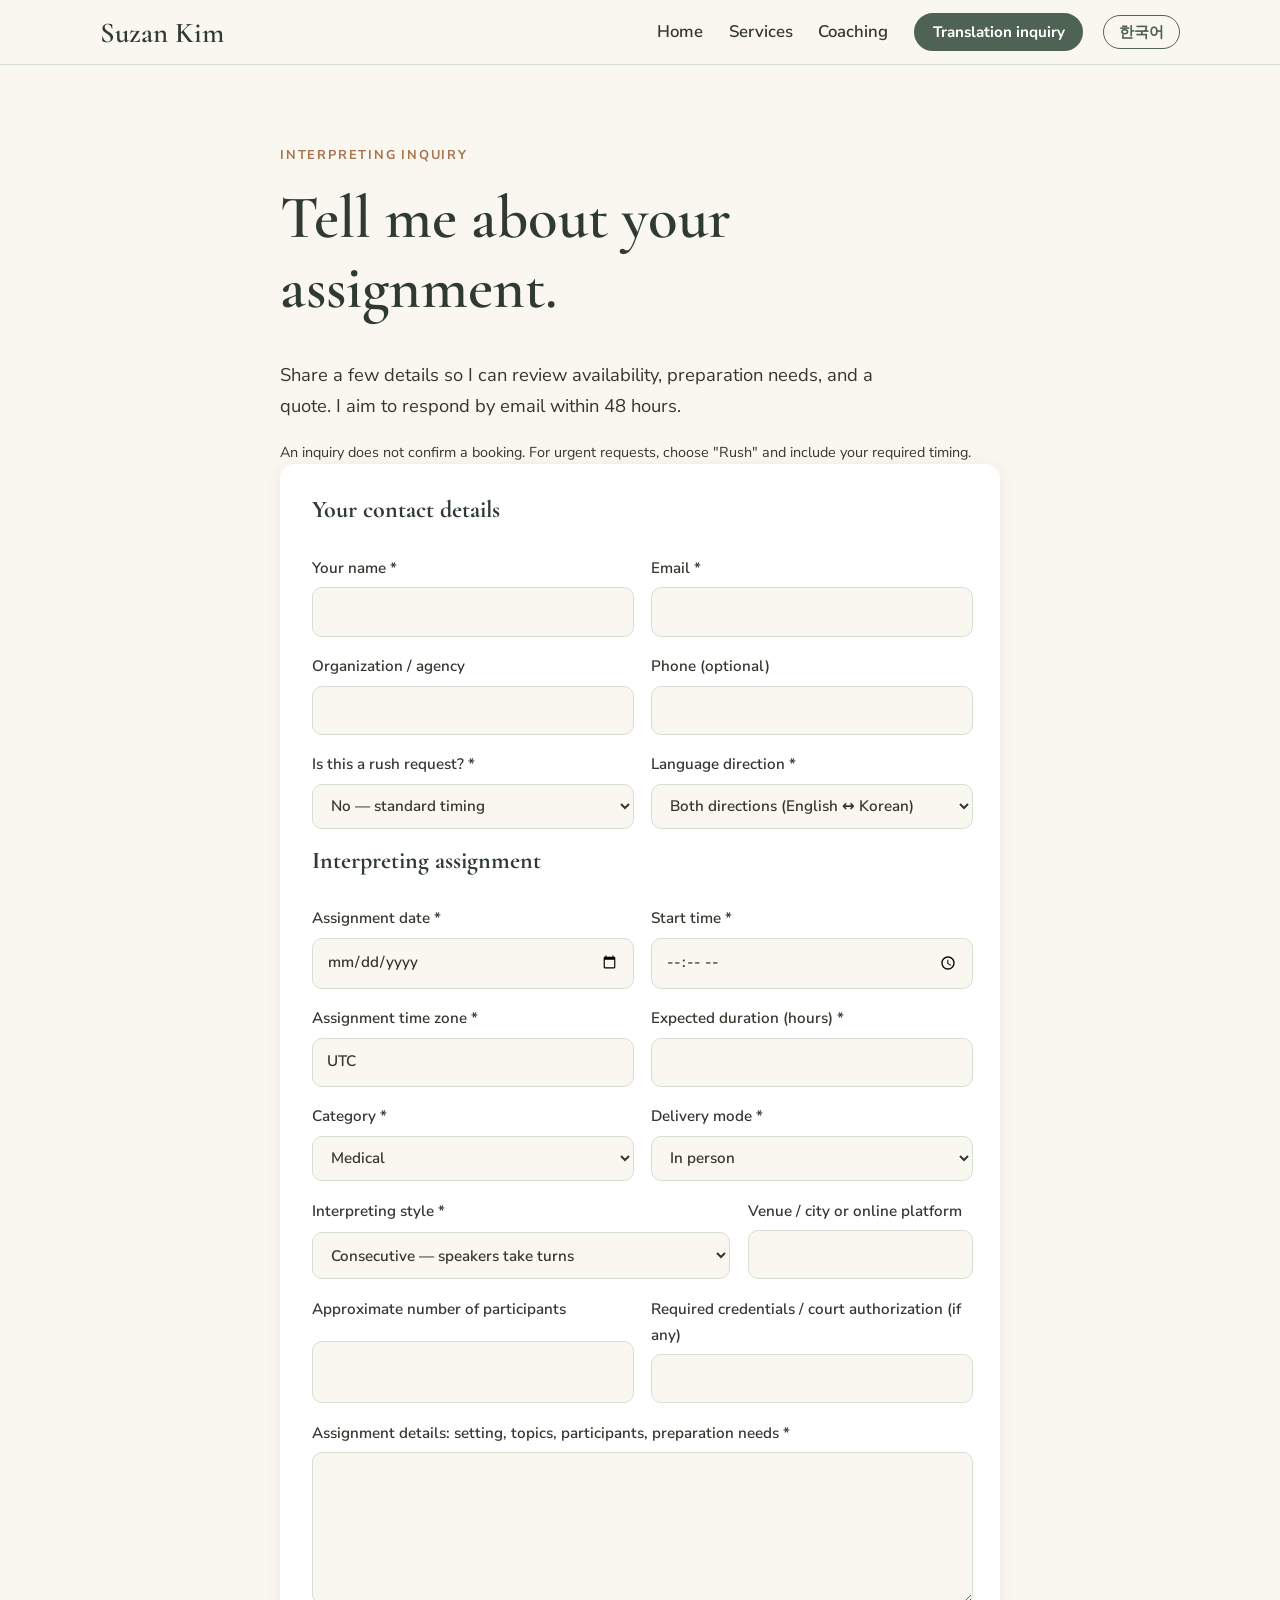
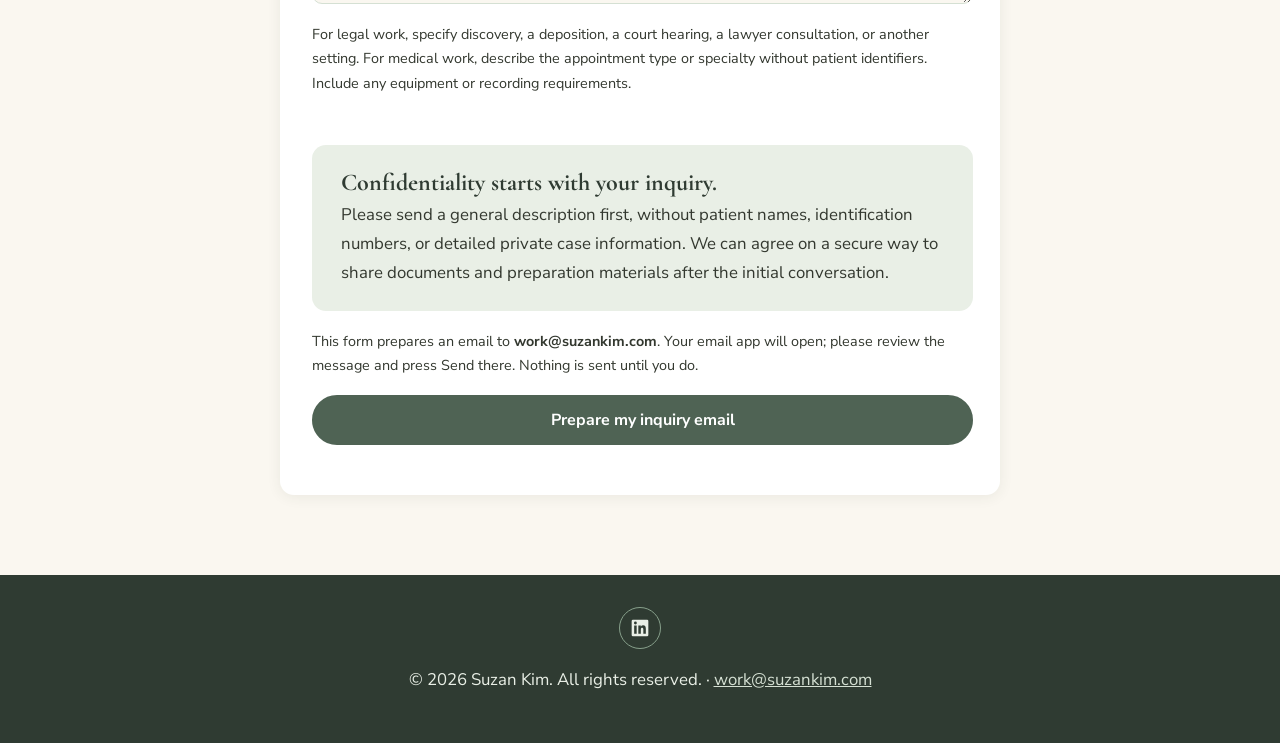
<file: interpreting-inquiry.html>
<!DOCTYPE html>
<html lang="en">
<head>
  <meta charset="UTF-8">
  <meta name="viewport" content="width=device-width, initial-scale=1">
  <title>Interpreting inquiry | Suzan Kim</title>
  <meta name="description" content="Request Korean–English interpreting. Share a few details and I'll reply by email with availability and a quote.">
  <link rel="preconnect" href="https://fonts.googleapis.com">
  <link rel="preconnect" href="https://fonts.gstatic.com" crossorigin>
  <link href="https://fonts.googleapis.com/css2?family=Cormorant+Garamond:ital,wght@0,500;0,600;1,500&family=Nunito+Sans:wght@400;600;700&family=Noto+Sans+KR:wght@400;600;700&family=Noto+Serif+KR:wght@500;600&display=swap" rel="stylesheet">
  <link rel="stylesheet" href="css/styles.css">
</head>
<body>
  <a class="skip" href="#main">Skip to content</a>

  <header class="site-header">
    <div class="container nav">
      <a href="index.html" class="logo">Suzan Kim</a>
      <button class="nav-toggle" aria-label="Toggle menu" aria-expanded="false" aria-controls="nav-links">
        <span></span><span></span><span></span>
      </button>
      <nav id="nav-links" class="nav-links">
        <a href="index.html">Home</a>
        <a href="index.html#services">Services</a>
        <a href="coaching.html">Coaching</a>
        <a href="translation-inquiry.html" class="btn btn-small">Translation inquiry</a>
      </nav>
    </div>
  </header>

  <main id="main">
    <section class="section">
      <div class="container narrow">
        <p class="eyebrow">Interpreting inquiry</p>
        <h1>Tell me about your assignment.</h1>
        <p class="lead">Share a few details so I can review availability, preparation needs, and a quote. I aim to respond by email within 48 hours.</p>
        <p class="small">An inquiry does not confirm a booking. For urgent requests, choose "Rush" and include your required timing.</p>

        <form id="inquiry-form" class="form" data-kind="interpreting" novalidate>
          <h3>Your contact details</h3>
          <div class="row">
            <label>Your name *
              <input type="text" name="name" required autocomplete="name">
            </label>
            <label>Email *
              <input type="email" name="email" required autocomplete="email">
            </label>
          </div>
          <div class="row">
            <label>Organization / agency
              <input type="text" name="organization" autocomplete="organization">
            </label>
            <label>Phone (optional)
              <input type="tel" name="phone" autocomplete="tel">
            </label>
          </div>
          <div class="row">
            <label>Is this a rush request? *
              <select name="rush" required>
                <option>No — standard timing</option>
                <option>Yes — rush request</option>
              </select>
            </label>
            <label>Language direction *
              <select name="direction" required>
                <option>Both directions (English ↔ Korean)</option>
                <option>English → Korean</option>
                <option>Korean → English</option>
                <option>Other — describe below</option>
              </select>
            </label>
          </div>

          <h3>Interpreting assignment</h3>
          <div class="row">
            <label>Assignment date *
              <input type="date" name="date" required>
            </label>
            <label>Start time *
              <input type="time" name="start" required>
            </label>
          </div>
          <div class="row">
            <label>Assignment time zone *
              <input type="text" name="timezone" class="tz" required placeholder="e.g. Asia/Seoul">
            </label>
            <label>Expected duration (hours) *
              <input type="number" name="duration" min="0.5" step="0.5" required>
            </label>
          </div>
          <div class="row">
            <label>Category *
              <select name="category" required>
                <option>Medical</option>
                <option>Legal</option>
                <option>Community</option>
                <option>Business</option>
                <option>Other</option>
              </select>
            </label>
            <label>Delivery mode *
              <select name="mode" required>
                <option>In person</option>
                <option>VRI — video remote interpreting</option>
                <option>OPI — over-the-phone interpreting</option>
                <option>Zoom / online meeting</option>
                <option>Other / not sure</option>
              </select>
            </label>
          </div>
          <div class="row">
            <label>Interpreting style *
              <select name="style" required>
                <option>Consecutive — speakers take turns</option>
                <option>Simultaneous — interpreting while the speaker talks</option>
                <option>Not sure — please advise</option>
              </select>
            </label>
            <label>Venue / city or online platform
              <input type="text" name="venue">
            </label>
          </div>
          <div class="row">
            <label>Approximate number of participants
              <input type="number" name="participants" min="1">
            </label>
            <label>Required credentials / court authorization (if any)
              <input type="text" name="credentials">
            </label>
          </div>
          <label>Assignment details: setting, topics, participants, preparation needs *
            <textarea name="details" rows="5" required></textarea>
          </label>
          <p class="small">For legal work, specify discovery, a deposition, a court hearing, a lawyer consultation, or another setting. For medical work, describe the appointment type or specialty without patient identifiers. Include any equipment or recording requirements.</p>

          <div class="note">
            <h3>Confidentiality starts with your inquiry.</h3>
            <p>Please send a general description first, without patient names, identification numbers, or detailed private case information. We can agree on a secure way to share documents and preparation materials after the initial conversation.</p>
          </div>

          <p class="small">This form prepares an email to <strong>work@suzankim.com</strong>. Your email app will open; please review the message and press Send there. Nothing is sent until you do.</p>
          <button type="submit" class="btn">Prepare my inquiry email</button>
          <p id="form-status" role="status"></p>
        </form>

        <div id="draft" class="draft" hidden>
          <h3>Your inquiry: review or copy</h3>
          <pre id="draft-text"></pre>
          <div class="hero-actions">
            <a id="mailto-link" class="btn" href="#">Open in my email app</a>
            <button type="button" id="copy-draft" class="btn btn-ghost">Copy inquiry</button>
          </div>
          <p class="small">If your email app doesn't open, copy the text into an email to <a href="mailto:work@suzankim.com">work@suzankim.com</a>.</p>
        </div>
      </div>
    </section>
  </main>

  <footer class="site-footer">
    <div class="container">
      <div class="social">
        <a class="social-icon" href="https://www.linkedin.com/in/soojinsuzankim" target="_blank" rel="noopener noreferrer" aria-label="Suzan Kim on LinkedIn" title="LinkedIn">
          <svg viewBox="0 0 24 24" width="20" height="20" fill="currentColor" aria-hidden="true"><path d="M20.45 2H3.55A1.55 1.55 0 0 0 2 3.55v16.9A1.55 1.55 0 0 0 3.55 22h16.9A1.55 1.55 0 0 0 22 20.45V3.55A1.55 1.55 0 0 0 20.45 2ZM8 19H5V9h3ZM6.5 7.7A1.7 1.7 0 1 1 6.5 4.3a1.7 1.7 0 0 1 0 3.4ZM19 19h-3v-5.2c0-1.3-.5-2-1.5-2s-1.5.7-1.5 2V19h-3V9h3v1.4a3.2 3.2 0 0 1 2.8-1.6c2.1 0 3.2 1.4 3.2 4.1Z"/></svg>
        </a>
      </div>
      <p>&copy; <span id="year"></span> Suzan Kim. All rights reserved. &middot; <a href="mailto:work@suzankim.com">work@suzankim.com</a></p>
    </div>
  </footer>

  <script src="js/ko.js"></script>
  <script src="js/language.js"></script>
  <script src="js/inquiry.js"></script>
</body>
</html>
</file>
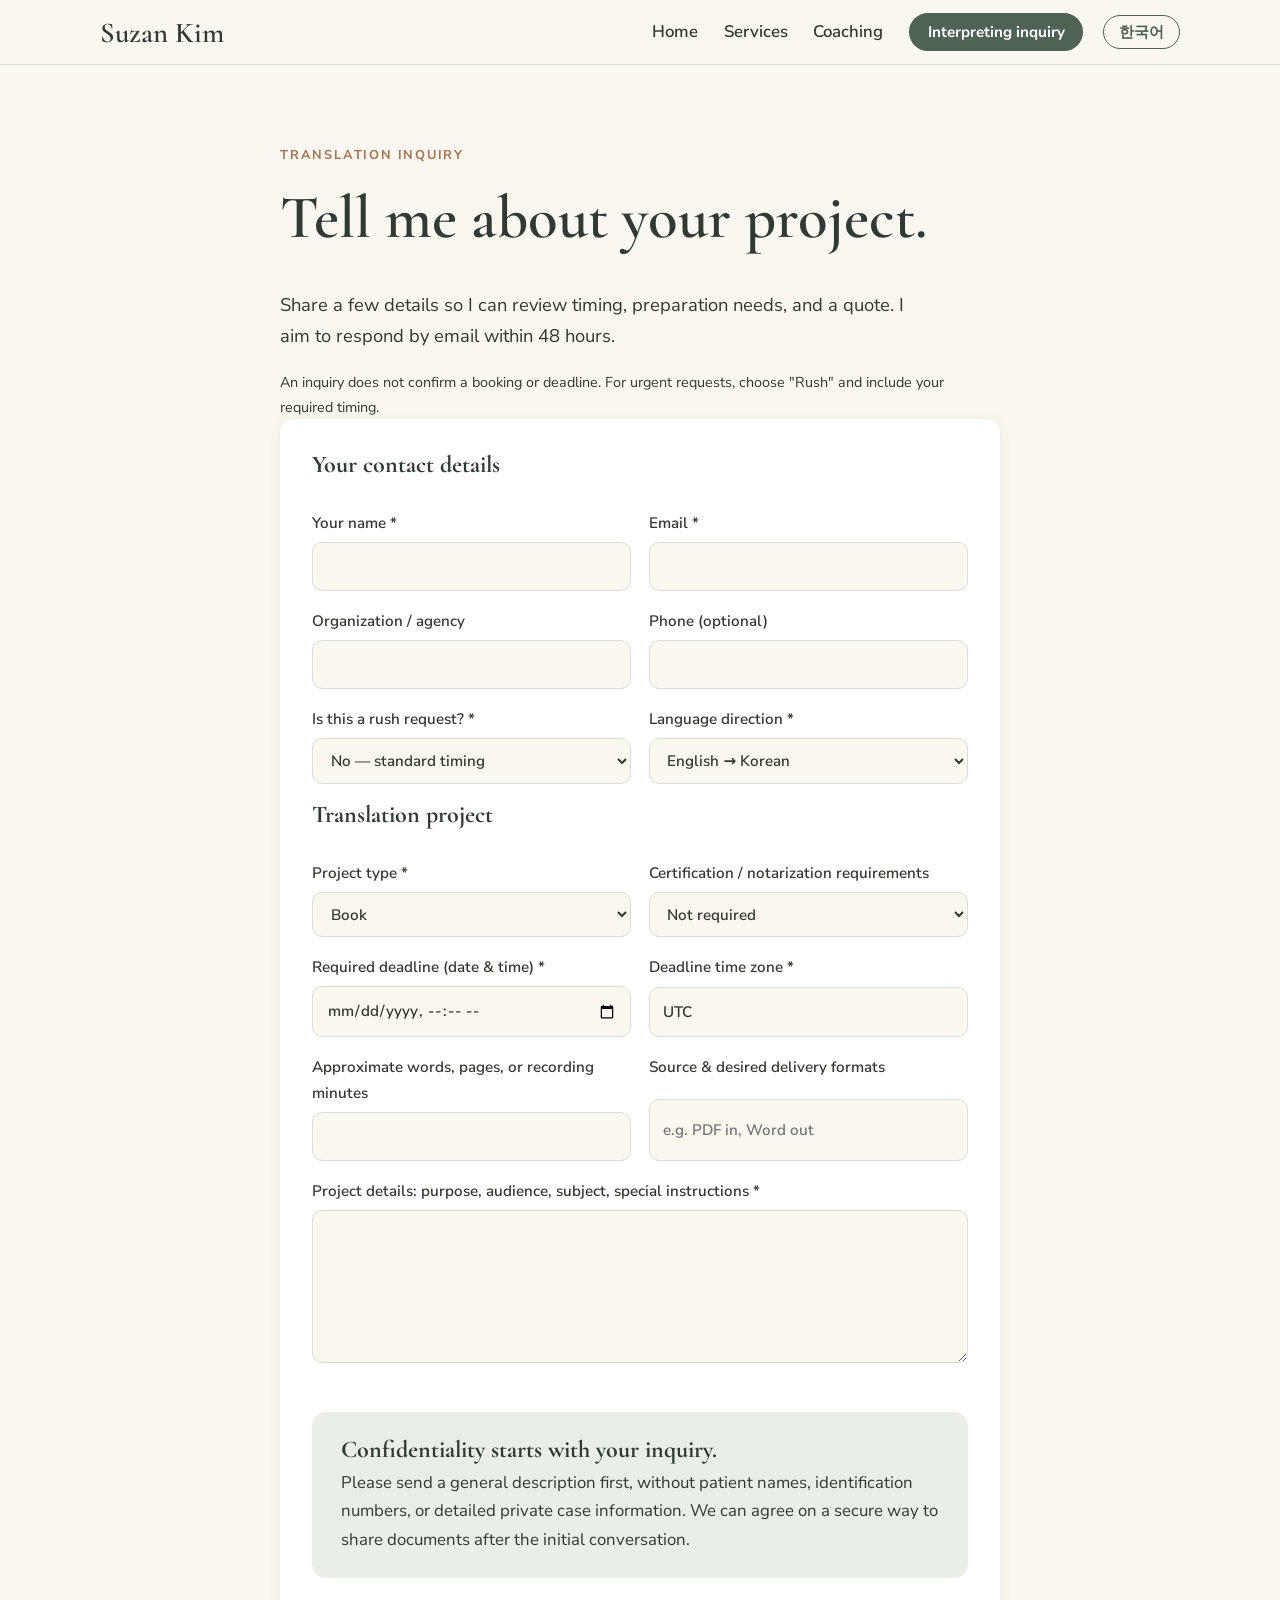
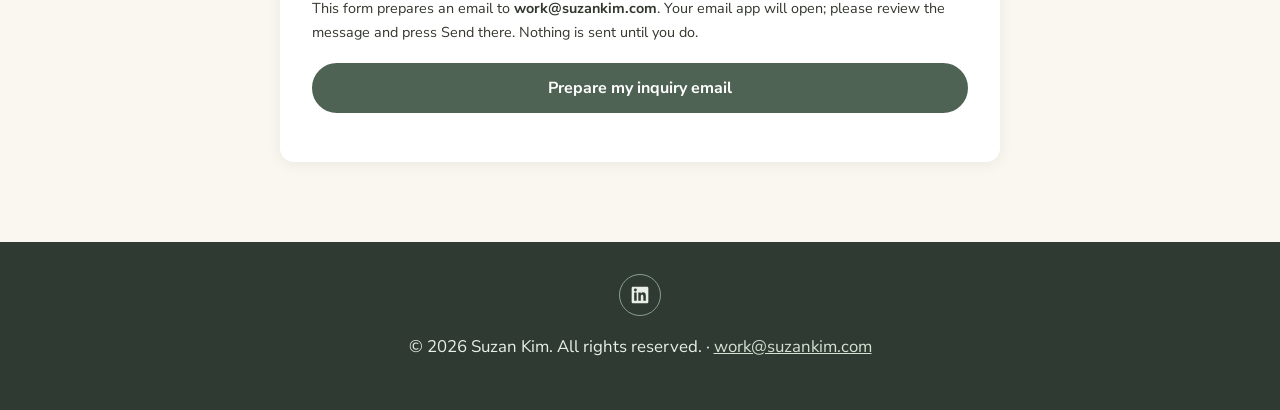
<file: translation-inquiry.html>
<!DOCTYPE html>
<html lang="en">
<head>
  <meta charset="UTF-8">
  <meta name="viewport" content="width=device-width, initial-scale=1">
  <title>Translation inquiry | Suzan Kim</title>
  <meta name="description" content="Request Korean–English translation. Share a few details and I'll reply by email with timing and a quote.">
  <link rel="preconnect" href="https://fonts.googleapis.com">
  <link rel="preconnect" href="https://fonts.gstatic.com" crossorigin>
  <link href="https://fonts.googleapis.com/css2?family=Cormorant+Garamond:ital,wght@0,500;0,600;1,500&family=Nunito+Sans:wght@400;600;700&family=Noto+Sans+KR:wght@400;600;700&family=Noto+Serif+KR:wght@500;600&display=swap" rel="stylesheet">
  <link rel="stylesheet" href="css/styles.css">
</head>
<body>
  <a class="skip" href="#main">Skip to content</a>

  <header class="site-header">
    <div class="container nav">
      <a href="index.html" class="logo">Suzan Kim</a>
      <button class="nav-toggle" aria-label="Toggle menu" aria-expanded="false" aria-controls="nav-links">
        <span></span><span></span><span></span>
      </button>
      <nav id="nav-links" class="nav-links">
        <a href="index.html">Home</a>
        <a href="index.html#services">Services</a>
        <a href="coaching.html">Coaching</a>
        <a href="interpreting-inquiry.html" class="btn btn-small">Interpreting inquiry</a>
      </nav>
    </div>
  </header>

  <main id="main">
    <section class="section">
      <div class="container narrow">
        <p class="eyebrow">Translation inquiry</p>
        <h1>Tell me about your project.</h1>
        <p class="lead">Share a few details so I can review timing, preparation needs, and a quote. I aim to respond by email within 48 hours.</p>
        <p class="small">An inquiry does not confirm a booking or deadline. For urgent requests, choose "Rush" and include your required timing.</p>

        <form id="inquiry-form" class="form" data-kind="translation" novalidate>
          <h3>Your contact details</h3>
          <div class="row">
            <label>Your name *
              <input type="text" name="name" required autocomplete="name">
            </label>
            <label>Email *
              <input type="email" name="email" required autocomplete="email">
            </label>
          </div>
          <div class="row">
            <label>Organization / agency
              <input type="text" name="organization" autocomplete="organization">
            </label>
            <label>Phone (optional)
              <input type="tel" name="phone" autocomplete="tel">
            </label>
          </div>
          <div class="row">
            <label>Is this a rush request? *
              <select name="rush" required>
                <option>No — standard timing</option>
                <option>Yes — rush request</option>
              </select>
            </label>
            <label>Language direction *
              <select name="direction" required>
                <option>English → Korean</option>
                <option>Korean → English</option>
                <option>Both directions (English ↔ Korean)</option>
                <option>Other — describe below</option>
              </select>
            </label>
          </div>

          <h3>Translation project</h3>
          <div class="row">
            <label>Project type *
              <select name="type" required>
                <option>Book</option>
                <option>Medical records / charts</option>
                <option>Legal documents</option>
                <option>Statements</option>
                <option>Machine translation post-editing</option>
                <option>Video / audio transcription</option>
                <option>Game translation / localization</option>
                <option>Other</option>
              </select>
            </label>
            <label>Certification / notarization requirements
              <select name="certification">
                <option>Not required</option>
                <option>Certified translation requested</option>
                <option>Notarization requested</option>
                <option>Not sure — please advise</option>
              </select>
            </label>
          </div>
          <div class="row">
            <label>Required deadline (date &amp; time) *
              <input type="datetime-local" name="deadline" required>
            </label>
            <label>Deadline time zone *
              <input type="text" name="timezone" class="tz" required placeholder="e.g. Asia/Seoul">
            </label>
          </div>
          <div class="row">
            <label>Approximate words, pages, or recording minutes
              <input type="text" name="volume">
            </label>
            <label>Source &amp; desired delivery formats
              <input type="text" name="formats" placeholder="e.g. PDF in, Word out">
            </label>
          </div>
          <label>Project details: purpose, audience, subject, special instructions *
            <textarea name="details" rows="5" required></textarea>
          </label>

          <div class="note">
            <h3>Confidentiality starts with your inquiry.</h3>
            <p>Please send a general description first, without patient names, identification numbers, or detailed private case information. We can agree on a secure way to share documents after the initial conversation.</p>
          </div>

          <p class="small">This form prepares an email to <strong>work@suzankim.com</strong>. Your email app will open; please review the message and press Send there. Nothing is sent until you do.</p>
          <button type="submit" class="btn">Prepare my inquiry email</button>
          <p id="form-status" role="status"></p>
        </form>

        <div id="draft" class="draft" hidden>
          <h3>Your inquiry: review or copy</h3>
          <pre id="draft-text"></pre>
          <div class="hero-actions">
            <a id="mailto-link" class="btn" href="#">Open in my email app</a>
            <button type="button" id="copy-draft" class="btn btn-ghost">Copy inquiry</button>
          </div>
          <p class="small">If your email app doesn't open, copy the text into an email to <a href="mailto:work@suzankim.com">work@suzankim.com</a>.</p>
        </div>
      </div>
    </section>
  </main>

  <footer class="site-footer">
    <div class="container">
      <div class="social">
        <a class="social-icon" href="https://www.linkedin.com/in/soojinsuzankim" target="_blank" rel="noopener noreferrer" aria-label="Suzan Kim on LinkedIn" title="LinkedIn">
          <svg viewBox="0 0 24 24" width="20" height="20" fill="currentColor" aria-hidden="true"><path d="M20.45 2H3.55A1.55 1.55 0 0 0 2 3.55v16.9A1.55 1.55 0 0 0 3.55 22h16.9A1.55 1.55 0 0 0 22 20.45V3.55A1.55 1.55 0 0 0 20.45 2ZM8 19H5V9h3ZM6.5 7.7A1.7 1.7 0 1 1 6.5 4.3a1.7 1.7 0 0 1 0 3.4ZM19 19h-3v-5.2c0-1.3-.5-2-1.5-2s-1.5.7-1.5 2V19h-3V9h3v1.4a3.2 3.2 0 0 1 2.8-1.6c2.1 0 3.2 1.4 3.2 4.1Z"/></svg>
        </a>
      </div>
      <p>&copy; <span id="year"></span> Suzan Kim. All rights reserved. &middot; <a href="mailto:work@suzankim.com">work@suzankim.com</a></p>
    </div>
  </footer>

  <script src="js/ko.js"></script>
  <script src="js/language.js"></script>
  <script src="js/inquiry.js"></script>
</body>
</html>
</file>
<file: css/styles.css>
:root {
  --sage-900: #2f3b32;
  --sage-700: #4f6354;
  --sage-500: #87a08b;
  --sage-200: #d5e0d3;
  --sage-100: #e9efe6;
  --cream: #faf7f0;
  --clay: #c98f6b;
  --clay-dark: #a8734f;
  --text: #33382f;
  --radius: 14px;
  --serif: "Cormorant Garamond", Georgia, serif;
  --sans: "Nunito Sans", system-ui, sans-serif;
}

* { box-sizing: border-box; }
html { scroll-behavior: smooth; scroll-padding-top: 72px; }
body {
  margin: 0;
  font-family: var(--sans);
  font-size: 1.05rem;
  line-height: 1.7;
  color: var(--text);
  background: var(--cream);
}
img { max-width: 100%; display: block; }
a { color: var(--sage-700); }

.container { width: min(1080px, 92%); margin-inline: auto; }
.narrow { width: min(720px, 92%); }

.skip { position: absolute; left: -999px; }
.skip:focus { left: 8px; top: 8px; background: #fff; padding: 8px 12px; z-index: 100; }

h1, h2, h3 { font-family: var(--serif); color: var(--sage-900); line-height: 1.15; margin: 0 0 .6em; }
h1 { font-size: clamp(2.4rem, 5vw, 3.8rem); font-weight: 600; }
h1 em { color: var(--sage-700); }
h2 { font-size: clamp(2rem, 4vw, 2.6rem); font-weight: 600; }
h3 { font-size: 1.5rem; }

.btn {
  display: inline-block;
  background: var(--sage-700);
  color: #fff;
  border: 2px solid var(--sage-700);
  padding: .75em 1.6em;
  border-radius: 999px;
  font: 700 1rem var(--sans);
  text-decoration: none;
  cursor: pointer;
  transition: background .2s, transform .2s;
}
.btn:hover { background: var(--sage-900); border-color: var(--sage-900); transform: translateY(-1px); }
.btn-ghost { background: transparent; color: var(--sage-700); }
.btn-ghost:hover { color: #fff; }
.btn-small { padding: .45em 1.1em; font-size: .95rem; }
:focus-visible { outline: 3px solid var(--clay); outline-offset: 3px; }

/* Header */
.site-header {
  position: sticky; top: 0; z-index: 50;
  background: rgba(250, 247, 240, .92);
  backdrop-filter: blur(8px);
  border-bottom: 1px solid var(--sage-200);
}
.nav { display: flex; align-items: center; justify-content: space-between; height: 64px; }
.logo { font: 600 1.8rem var(--serif); color: var(--sage-900); text-decoration: none; }
.nav-links { display: flex; align-items: center; gap: 1.6rem; }
.nav-links a:not(.btn) { text-decoration: none; color: var(--text); font-weight: 600; }
.nav-links a:not(.btn):hover { color: var(--clay-dark); }
.nav-toggle { display: none; background: none; border: 0; padding: 8px; cursor: pointer; }
.nav-toggle span { display: block; width: 24px; height: 2px; background: var(--sage-900); margin: 5px 0; }

/* Hero */
.hero { background: linear-gradient(160deg, var(--sage-100), var(--cream) 70%); padding: 4rem 0 5rem; }
.hero-grid { display: grid; grid-template-columns: 1.2fr .8fr; gap: 3rem; align-items: center; }
.eyebrow { text-transform: uppercase; letter-spacing: .14em; font-size: .8rem; font-weight: 700; color: var(--clay-dark); margin: 0 0 1rem; }
.lead { font-size: 1.15rem; max-width: 34em; }
.hero-actions { display: flex; gap: 1rem; flex-wrap: wrap; margin-top: 1.8rem; }
.hero-photo img, .photo-placeholder {
  width: 100%; aspect-ratio: 4 / 5; object-fit: cover;
  border-radius: 200px 200px var(--radius) var(--radius);
  background: var(--sage-200);
}
.photo-placeholder { display: grid; place-items: center; color: var(--sage-700); font-weight: 600; }

/* Sections */
.section { padding: 5rem 0; }
.section.alt { background: var(--sage-100); }
.section-intro { max-width: 40em; margin-bottom: 2rem; }

.facts { list-style: none; padding: 0; margin: 2rem 0 0; display: grid; gap: 1rem; }
.facts li { display: grid; grid-template-columns: 9rem 1fr; gap: 1rem; padding-bottom: 1rem; border-bottom: 1px solid var(--sage-200); }
.facts strong { color: var(--sage-700); }

.cards { display: grid; grid-template-columns: repeat(auto-fit, minmax(260px, 1fr)); gap: 1.5rem; }
.card {
  background: #fff; border-radius: var(--radius); padding: 1.8rem;
  box-shadow: 0 2px 14px rgba(47, 59, 50, .07);
  border-top: 4px solid var(--sage-500);
}
.card p { margin: 0; }
.card .meta { font-size: .85rem; color: var(--clay-dark); font-weight: 700; margin-bottom: .4rem; }
.card .btn-link { background: none; border: 0; padding: 0; margin-top: 1rem; color: var(--sage-700); font: 700 1rem var(--sans); cursor: pointer; text-decoration: underline; }

/* Books */
.books { display: grid; grid-template-columns: repeat(auto-fill, minmax(190px, 1fr)); gap: 2rem; }
.book { text-align: left; }
.cover {
  aspect-ratio: 2 / 3; border-radius: 6px 12px 12px 6px;
  background: linear-gradient(135deg, var(--sage-500), var(--sage-700));
  box-shadow: 6px 8px 18px rgba(47, 59, 50, .25);
  display: grid; place-items: center; padding: 1rem; text-align: center;
  color: #fff; font: 600 1.3rem var(--serif); overflow: hidden;
}
.cover img { width: 100%; height: 100%; object-fit: cover; }
.book h3 { font-size: 1.2rem; margin: 1rem 0 .2rem; }
.book p { margin: 0; font-size: .92rem; }
.buy-links { display: flex; gap: .5rem; flex-wrap: wrap; margin-top: .8rem; }

/* Form */
.form { display: grid; gap: 1.1rem; background: #fff; padding: 2rem; border-radius: var(--radius); box-shadow: 0 2px 14px rgba(47, 59, 50, .08); }
.row { display: grid; grid-template-columns: 1fr 1fr; gap: 1.1rem; }
label { display: grid; gap: .35rem; font-weight: 600; font-size: .95rem; }
input, select, textarea {
  font: inherit; padding: .7em .9em; border: 1.5px solid var(--sage-200);
  border-radius: 10px; background: var(--cream); color: var(--text);
}
input:focus, select:focus, textarea:focus { outline: none; border-color: var(--sage-500); box-shadow: 0 0 0 3px var(--sage-200); }
.hp { position: absolute; left: -9999px; }
#form-status { margin: 0; font-weight: 600; }
#form-status.ok { color: var(--sage-700); }
#form-status.err { color: #a2412f; }

/* Blog dialog */
dialog { border: 0; border-radius: var(--radius); padding: 0; width: min(680px, 92%); max-height: 85vh; background: var(--cream); }
dialog::backdrop { background: rgba(47, 59, 50, .5); }
dialog article { padding: 2.2rem; position: relative; }
dialog .close { position: absolute; top: .6rem; right: 1rem; background: none; border: 0; font-size: 2rem; cursor: pointer; color: var(--sage-700); }
dialog .meta { color: var(--clay-dark); font-weight: 700; font-size: .9rem; }

/* Service cards */
.card-actions { display: flex; gap: .6rem; flex-wrap: wrap; margin-top: 1.2rem; }

/* Coaching page */
.cards.four { grid-template-columns: repeat(auto-fit, minmax(200px, 1fr)); }
.pull { font: italic 500 1.9rem/1.3 var(--serif); color: var(--sage-700); margin: 1.5rem 0 .5rem; padding-left: 1.2rem; border-left: 4px solid var(--clay); }
.values { color: var(--clay-dark); font-weight: 700; letter-spacing: .04em; }
.steps { list-style: none; counter-reset: step; padding: 0; margin: 0 0 2.5rem; display: grid; gap: 1.5rem; }
.steps li { counter-increment: step; position: relative; padding-left: 3.4rem; }
.steps li::before {
  content: counter(step); position: absolute; left: 0; top: 0;
  width: 2.4rem; height: 2.4rem; border-radius: 50%; display: grid; place-items: center;
  background: var(--sage-700); color: #fff; font-weight: 700;
}
.steps h3, .note h3 { margin-bottom: .2em; }
.steps p { margin: 0; }
.note { background: var(--sage-100); border-radius: var(--radius); padding: 1.5rem 1.8rem; margin-top: 2rem; }
.note p { margin: 0; }
.tool-note { margin: 2rem 0 0; }
.small { font-size: .9rem; margin: 0; }
textarea { resize: vertical; }
.draft { margin-top: 2rem; }
.draft pre { white-space: pre-wrap; word-break: break-word; font: inherit; font-size: .95rem; background: #fff; border-radius: var(--radius); padding: 1.2rem; margin: 0 0 1rem; }

/* Footer */
.site-footer { background: var(--sage-900); color: var(--sage-100); padding: 2rem 0; text-align: center; }
.site-footer a { color: var(--sage-200); }
.social { display: flex; justify-content: center; align-items: flex-start; gap: .8rem; margin-bottom: 1rem; }
.social-icon {
  display: inline-flex; align-items: center; justify-content: center;
  width: 42px; height: 42px; border-radius: 50%;
  border: 1px solid var(--sage-500); color: var(--sage-100) !important;
  cursor: pointer; list-style: none; transition: background .15s;
}
.social-icon:hover, .social-icon:focus-visible { background: var(--sage-700); }

/* Mobile */
@media (max-width: 760px) {
  .nav-toggle { display: block; }
  .nav-links {
    display: none; position: absolute; top: 64px; left: 0; right: 0;
    flex-direction: column; align-items: flex-start; gap: 1rem;
    background: var(--cream); padding: 1.2rem 4%; border-bottom: 1px solid var(--sage-200);
  }
  .nav-links.open { display: flex; }
  .hero-grid { grid-template-columns: 1fr; }
  .hero-photo { max-width: 320px; }
  .row { grid-template-columns: 1fr; }
  .facts li { grid-template-columns: 1fr; gap: .2rem; }
}

@media (prefers-reduced-motion: reduce) {
  html { scroll-behavior: auto; }
  .btn { transition: none; }
}

/* Language switcher */
.lang-toggle {
  margin-left: 1.2rem; padding: .35em 1em; border-radius: 999px;
  border: 1.5px solid var(--sage-700); background: none; color: var(--sage-700);
  font: 700 .95rem var(--sans); cursor: pointer;
}
.lang-toggle:hover { background: var(--sage-700); color: #fff; }
.nav-links { margin-left: auto; }

html[lang="ko"] {
  --serif: "Noto Serif KR", "Cormorant Garamond", Georgia, serif;
  --sans: "Noto Sans KR", "Nunito Sans", system-ui, sans-serif;
}
html[lang="ko"] body { word-break: keep-all; line-height: 1.8; }
html[lang="ko"] .eyebrow { letter-spacing: .05em; }

@media (max-width: 760px) {
  .lang-toggle { order: 1; margin-left: auto; margin-right: .4rem; }
  .nav-toggle { order: 2; }
}
</file>
